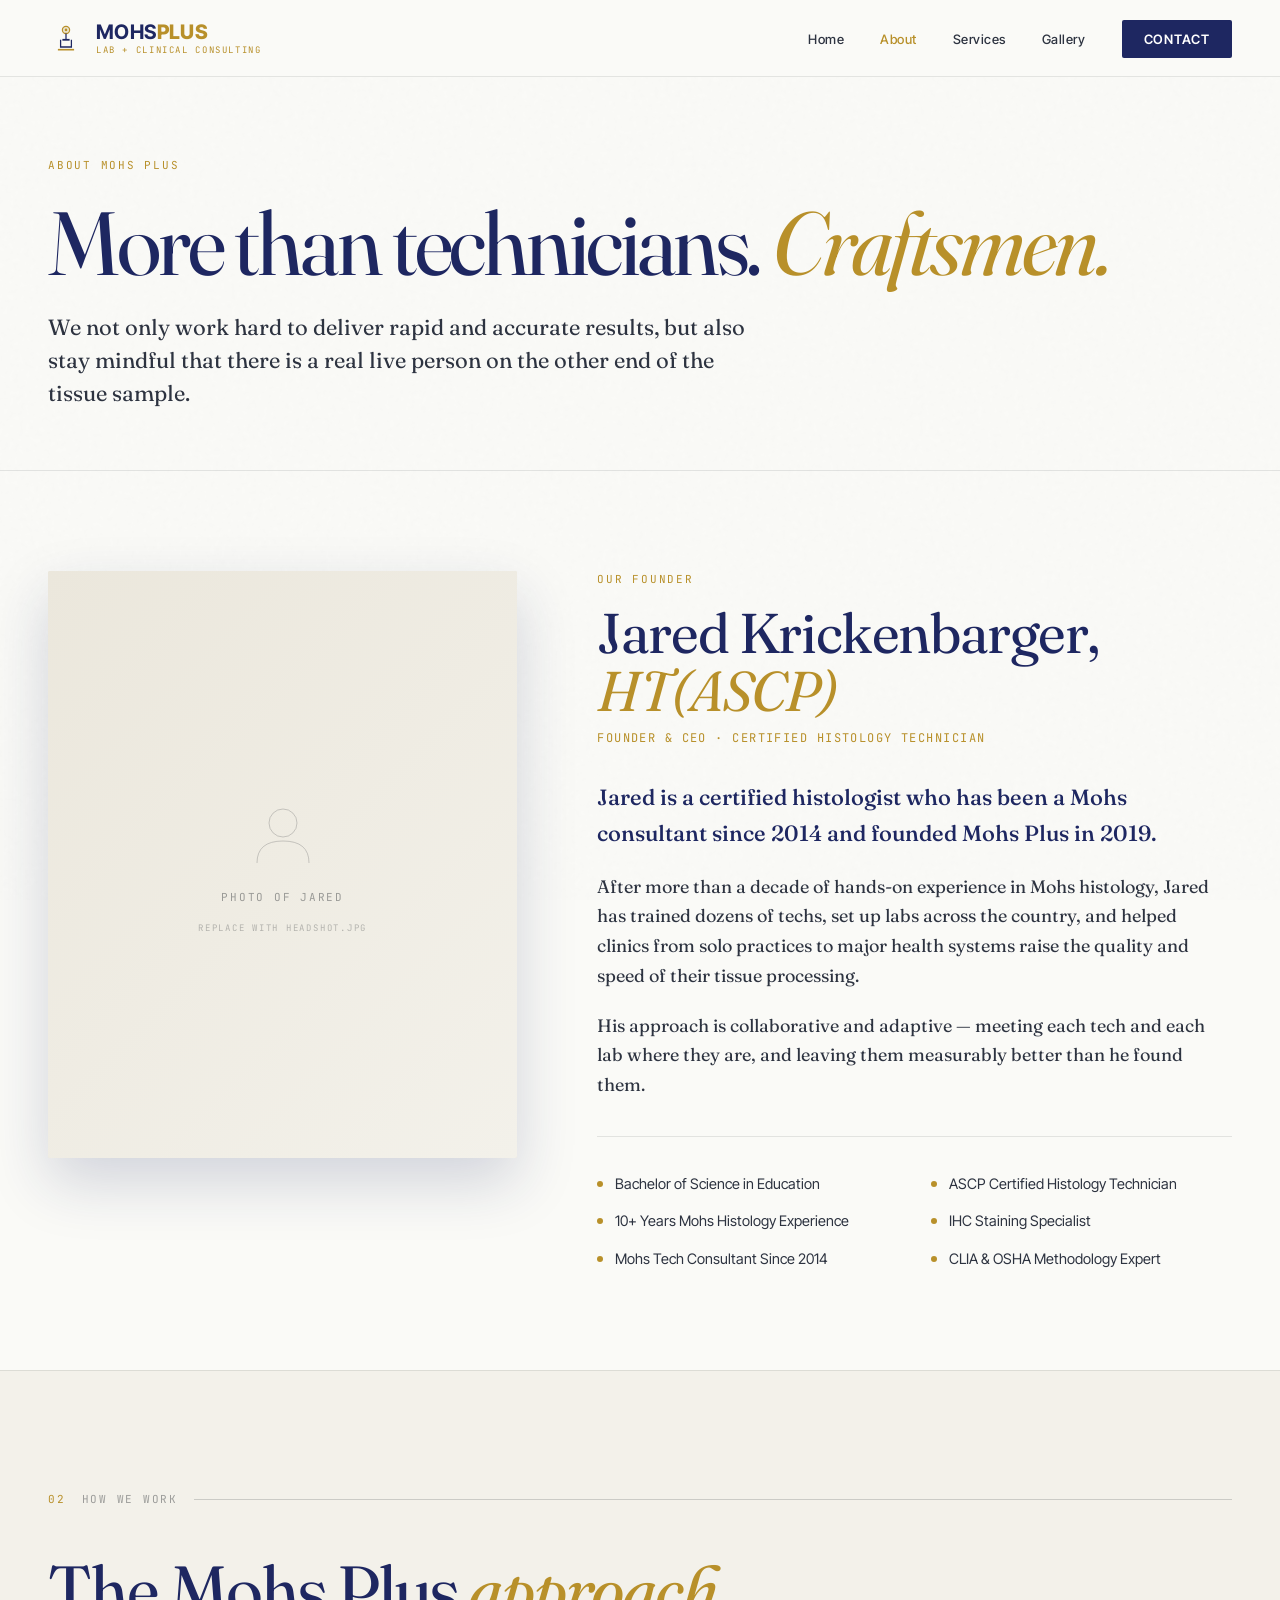
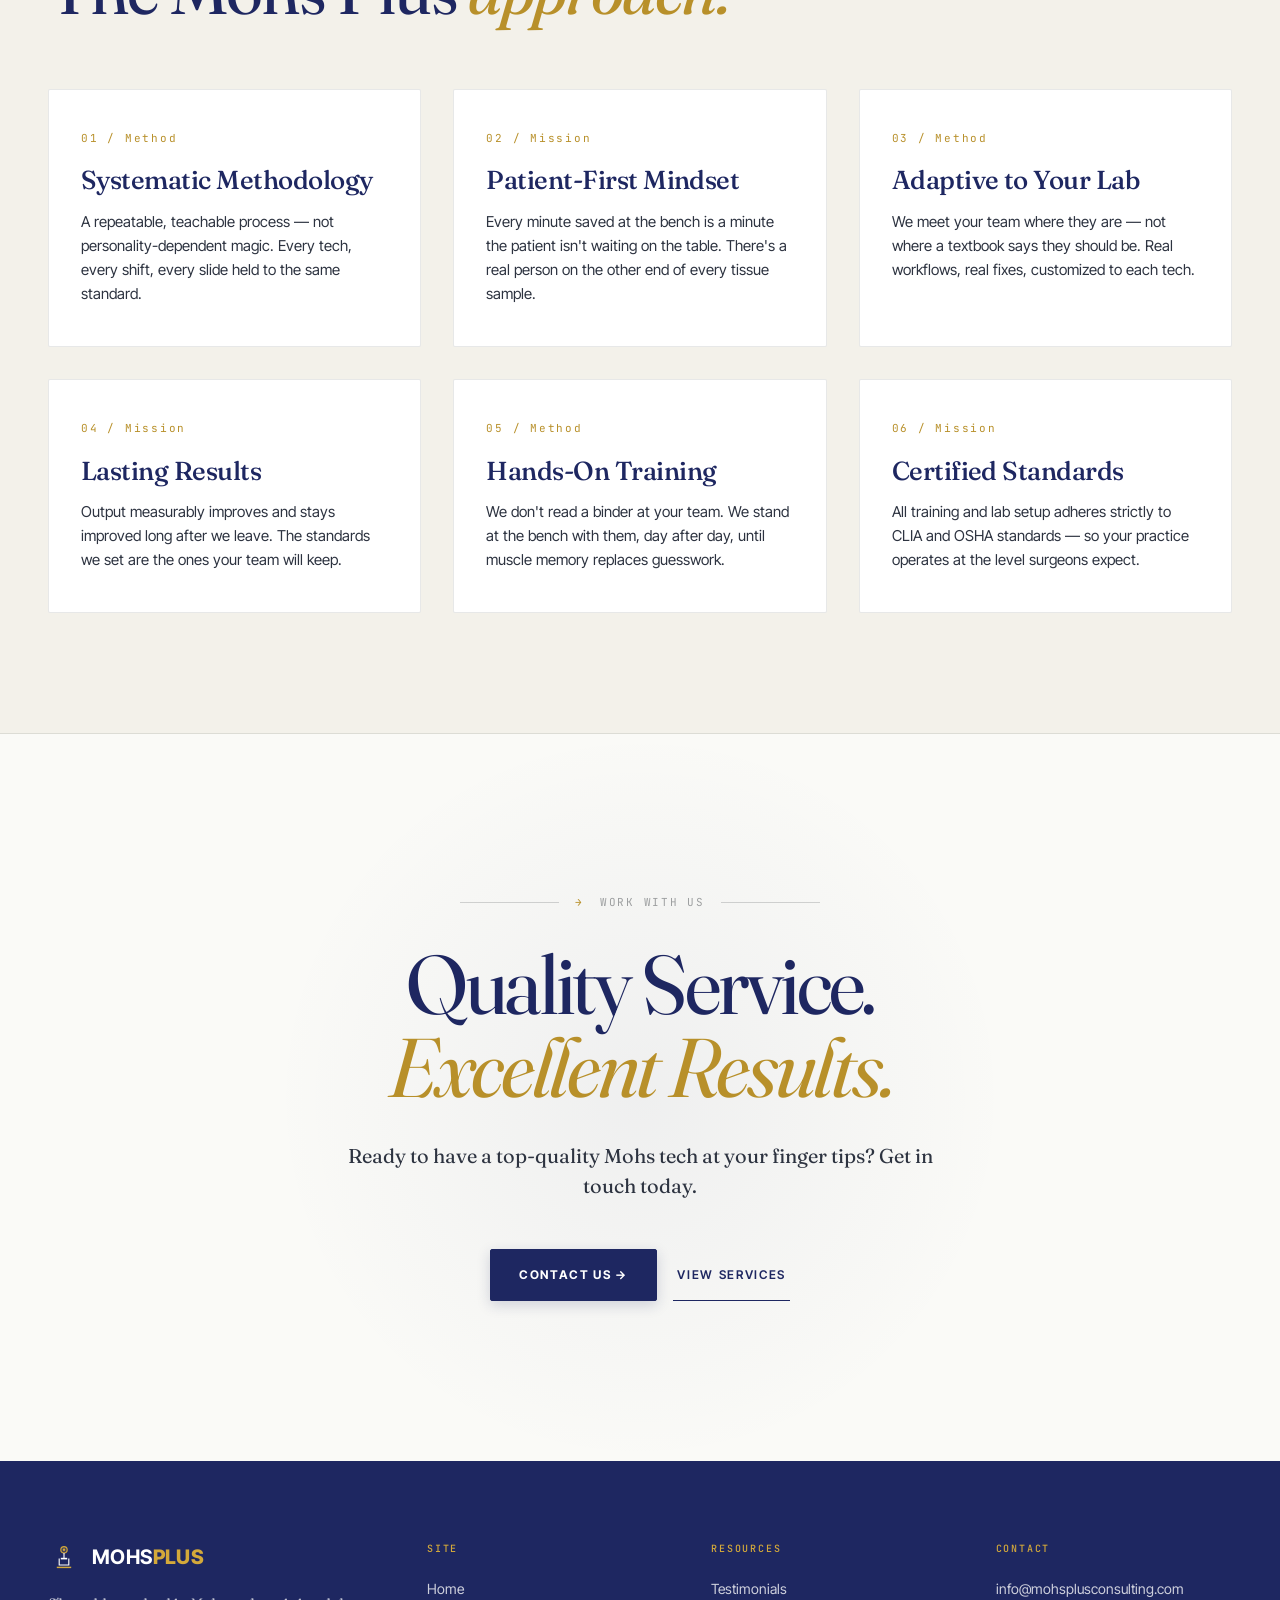
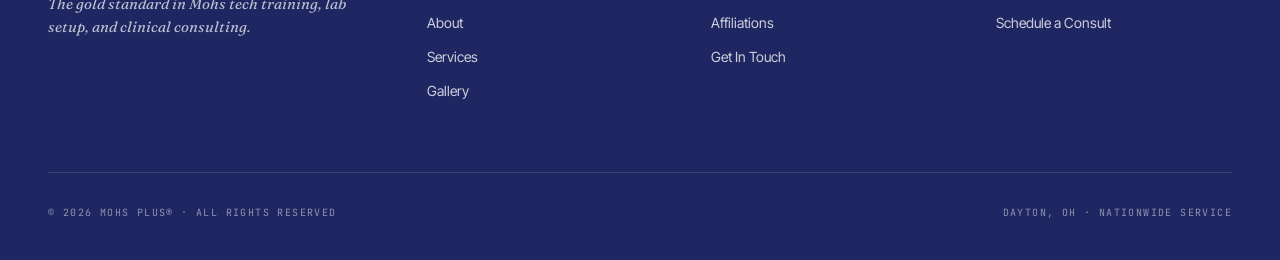
<file: about.html>
<!DOCTYPE html>
<html lang="en">
<head>
<meta charset="UTF-8">
<meta name="viewport" content="width=device-width, initial-scale=1.0">
<title>About — Mohs Plus℠</title>
<meta name="description" content="Meet Jared Krickenbarger, HT(ASCP) — founder of Mohs Plus and certified histology technician with 10+ years of experience in Mohs surgery.">
<link rel="preconnect" href="https://fonts.googleapis.com">
<link rel="preconnect" href="https://fonts.gstatic.com" crossorigin>
<link href="https://fonts.googleapis.com/css2?family=Fraunces:opsz,wght@9..144,300;9..144,400;9..144,500;9..144,600&family=Inter+Tight:wght@300;400;500;600;700&family=JetBrains+Mono:wght@400;500&display=swap" rel="stylesheet">
<link rel="stylesheet" href="styles.css">
</head>
<body>

<nav>
  <a href="index.html" class="logo">
    <div class="logo-mark">
      <svg viewBox="0 0 40 40" fill="none" stroke-width="1.4">
        <circle cx="20" cy="11" r="4" stroke="#b8902a" fill="rgba(184,144,42,0.18)"/>
        <line x1="20" y1="15" x2="20" y2="22" stroke="#1e2761"/>
        <line x1="16" y1="22" x2="24" y2="22" stroke="#1e2761" stroke-width="2"/>
        <path d="M14 22 L14 30 L26 30 L26 22" stroke="#1e2761"/>
        <line x1="11" y1="33" x2="29" y2="33" stroke="#b8902a" stroke-width="1.8"/>
        <circle cx="20" cy="11" r="1.5" fill="#b8902a"/>
      </svg>
    </div>
    <div class="logo-text">
      <div class="logo-name">MOHS<span class="plus">PLUS</span></div>
      <div class="logo-sub">Lab + Clinical Consulting</div>
    </div>
  </a>
  <ul class="nav-links">
    <li><a href="index.html">Home</a></li>
    <li><a href="about.html" class="active">About</a></li>
    <li><a href="services.html">Services</a></li>
    <li><a href="gallery.html">Gallery</a></li>
    <li><a href="contact.html" class="nav-cta">Contact</a></li>
  </ul>
</nav>

<header class="page-header">
  <div class="page-header-tag">About Mohs Plus</div>
  <h1>More than technicians. <em>Craftsmen.</em></h1>
  <p>We not only work hard to deliver rapid and accurate results, but also stay mindful that there is a real live person on the other end of the tissue sample.</p>
</header>

<section class="about-bio">
  <div class="about-bio-grid">
    <div class="bio-image">
      <!-- Placeholder for Jared's headshot. Replace with: <img src="jared.jpg" alt="Jared Krickenbarger"> -->
      <div class="bio-image-placeholder">
        <svg viewBox="0 0 80 80" fill="none" stroke="currentColor" stroke-width="1">
          <circle cx="40" cy="30" r="14"/>
          <path d="M14 70 Q14 48 40 48 Q66 48 66 70"/>
        </svg>
        <div>Photo of Jared</div>
        <div style="font-size: 9px; opacity: 0.7;">Replace with headshot.jpg</div>
      </div>
    </div>

    <div class="bio-content">
      <div class="page-header-tag" style="margin-bottom: 16px;">Our Founder</div>
      <h2>Jared Krickenbarger, <em>HT(ASCP)</em></h2>
      <div class="bio-credentials">Founder & CEO · Certified Histology Technician</div>

      <p class="lede">Jared is a certified histologist who has been a Mohs consultant since 2014 and founded Mohs Plus in 2019.</p>
      <p>After more than a decade of hands-on experience in Mohs histology, Jared has trained dozens of techs, set up labs across the country, and helped clinics from solo practices to major health systems raise the quality and speed of their tissue processing.</p>
      <p>His approach is collaborative and adaptive — meeting each tech and each lab where they are, and leaving them measurably better than he found them.</p>

      <ul class="cred-list">
        <li>Bachelor of Science in Education</li>
        <li>ASCP Certified Histology Technician</li>
        <li>10+ Years Mohs Histology Experience</li>
        <li>IHC Staining Specialist</li>
        <li>Mohs Tech Consultant Since 2014</li>
        <li>CLIA & OSHA Methodology Expert</li>
      </ul>
    </div>
  </div>
</section>

<section class="about-values">
  <div class="values-inner">
    <div class="section-marker">
      <span class="num">02</span>
      <span>How We Work</span>
      <span class="line"></span>
    </div>
    <div class="values-head">
      <h2>The Mohs Plus <em>approach.</em></h2>
    </div>

    <div class="values-grid">
      <div class="value-card">
        <div class="value-num">01 / Method</div>
        <h3>Systematic Methodology</h3>
        <p>A repeatable, teachable process — not personality-dependent magic. Every tech, every shift, every slide held to the same standard.</p>
      </div>
      <div class="value-card">
        <div class="value-num">02 / Mission</div>
        <h3>Patient-First Mindset</h3>
        <p>Every minute saved at the bench is a minute the patient isn't waiting on the table. There's a real person on the other end of every tissue sample.</p>
      </div>
      <div class="value-card">
        <div class="value-num">03 / Method</div>
        <h3>Adaptive to Your Lab</h3>
        <p>We meet your team where they are — not where a textbook says they should be. Real workflows, real fixes, customized to each tech.</p>
      </div>
      <div class="value-card">
        <div class="value-num">04 / Mission</div>
        <h3>Lasting Results</h3>
        <p>Output measurably improves and stays improved long after we leave. The standards we set are the ones your team will keep.</p>
      </div>
      <div class="value-card">
        <div class="value-num">05 / Method</div>
        <h3>Hands-On Training</h3>
        <p>We don't read a binder at your team. We stand at the bench with them, day after day, until muscle memory replaces guesswork.</p>
      </div>
      <div class="value-card">
        <div class="value-num">06 / Mission</div>
        <h3>Certified Standards</h3>
        <p>All training and lab setup adheres strictly to CLIA and OSHA standards — so your practice operates at the level surgeons expect.</p>
      </div>
    </div>
  </div>
</section>

<section class="cta">
  <div class="cta-inner">
    <div class="section-marker" style="justify-content: center; max-width: 360px; margin: 0 auto 32px;">
      <span class="line"></span>
      <span class="num">→</span>
      <span>Work With Us</span>
      <span class="line"></span>
    </div>
    <h2>Quality Service.<br><em>Excellent Results.</em></h2>
    <p>Ready to have a top-quality Mohs tech at your finger tips? Get in touch today.</p>
    <div class="cta-ctas">
      <a href="contact.html" class="btn-primary">Contact Us →</a>
      <a href="services.html" class="btn-secondary">View Services</a>
    </div>
  </div>
</section>

<footer>
  <div class="footer-inner">
    <div class="footer-top">
      <div>
        <div class="footer-brand">
          <div class="footer-brand-mark">
            <svg viewBox="0 0 40 40" fill="none" stroke-width="1.4">
              <circle cx="20" cy="11" r="4" stroke="#d4a93a" fill="rgba(212,169,58,0.2)"/>
              <line x1="20" y1="15" x2="20" y2="22" stroke="#fff"/>
              <line x1="16" y1="22" x2="24" y2="22" stroke="#fff" stroke-width="2"/>
              <path d="M14 22 L14 30 L26 30 L26 22" stroke="#fff"/>
              <line x1="11" y1="33" x2="29" y2="33" stroke="#d4a93a" stroke-width="1.8"/>
              <circle cx="20" cy="11" r="1.5" fill="#d4a93a"/>
            </svg>
          </div>
          <div class="footer-brand-text">MOHS<span class="plus">PLUS</span></div>
        </div>
        <p class="footer-tag">The gold standard in Mohs tech training, lab setup, and clinical consulting.</p>
      </div>
      <div class="footer-col">
        <h4>Site</h4>
        <ul>
          <li><a href="index.html">Home</a></li>
          <li><a href="about.html">About</a></li>
          <li><a href="services.html">Services</a></li>
          <li><a href="gallery.html">Gallery</a></li>
        </ul>
      </div>
      <div class="footer-col">
        <h4>Resources</h4>
        <ul>
          <li><a href="index.html#testimonials">Testimonials</a></li>
          <li><a href="index.html#affiliations">Affiliations</a></li>
          <li><a href="contact.html">Get In Touch</a></li>
        </ul>
      </div>
      <div class="footer-col">
        <h4>Contact</h4>
        <ul>
          <li><a href="mailto:info@mohsplusconsulting.com">info@mohsplusconsulting.com</a></li>
          <li><a href="contact.html">Schedule a Consult</a></li>
        </ul>
      </div>
    </div>
    <div class="footer-bottom">
      <span>© 2026 Mohs Plus® · All Rights Reserved</span>
      <span>Dayton, OH · Nationwide Service</span>
    </div>
  </div>
</footer>

<script>
const io = new IntersectionObserver((entries) => {
  entries.forEach(e => {
    if (e.isIntersecting) { e.target.classList.add('in'); io.unobserve(e.target); }
  });
}, { threshold: 0.12 });
document.querySelectorAll('.value-card').forEach((el, i) => {
  el.classList.add('reveal');
  el.style.transitionDelay = (i % 3) * 80 + 'ms';
  io.observe(el);
});
</script>

</body>
</html>
</file>
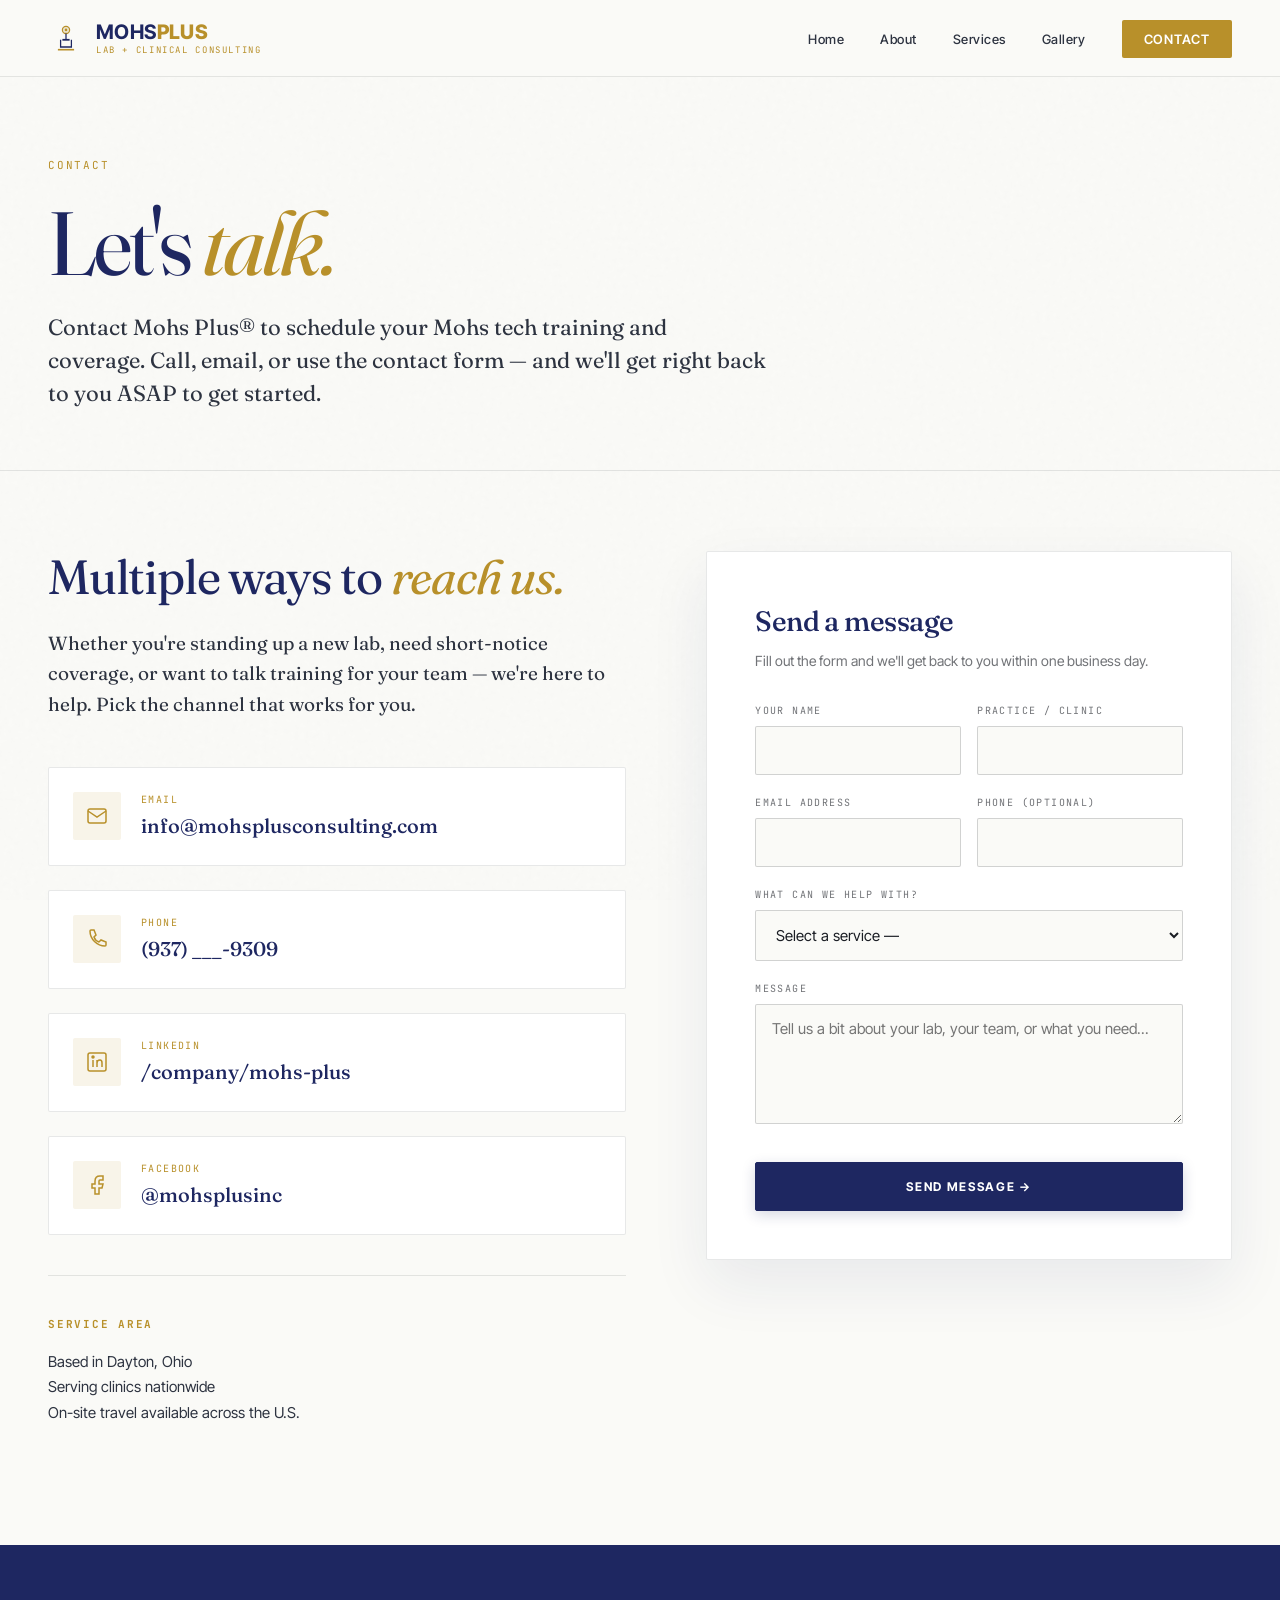
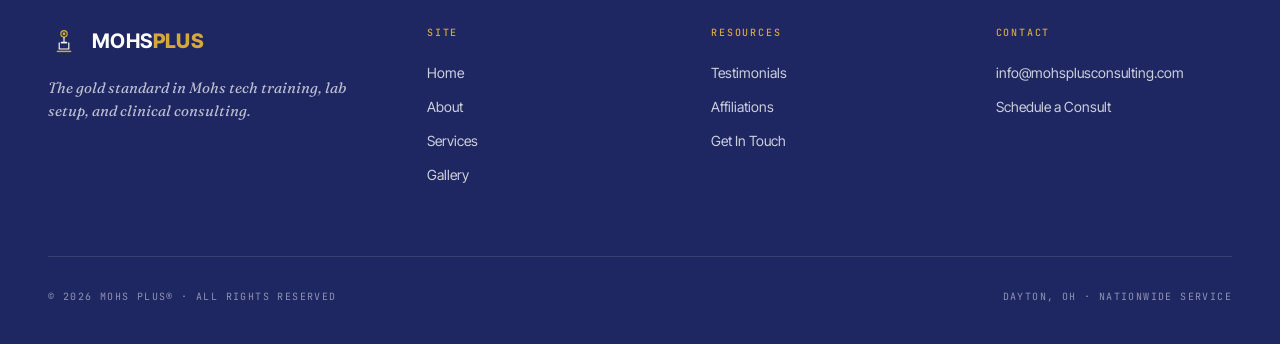
<file: contact.html>
<!DOCTYPE html>
<html lang="en">
<head>
<meta charset="UTF-8">
<meta name="viewport" content="width=device-width, initial-scale=1.0">
<title>Contact — Mohs Plus℠</title>
<meta name="description" content="Contact Mohs Plus to schedule your Mohs tech training and coverage. Call, email, or use the contact form.">
<link rel="preconnect" href="https://fonts.googleapis.com">
<link rel="preconnect" href="https://fonts.gstatic.com" crossorigin>
<link href="https://fonts.googleapis.com/css2?family=Fraunces:opsz,wght@9..144,300;9..144,400;9..144,500;9..144,600&family=Inter+Tight:wght@300;400;500;600;700&family=JetBrains+Mono:wght@400;500&display=swap" rel="stylesheet">
<link rel="stylesheet" href="styles.css">
</head>
<body>

<nav>
  <a href="index.html" class="logo">
    <div class="logo-mark">
      <svg viewBox="0 0 40 40" fill="none" stroke-width="1.4">
        <circle cx="20" cy="11" r="4" stroke="#b8902a" fill="rgba(184,144,42,0.18)"/>
        <line x1="20" y1="15" x2="20" y2="22" stroke="#1e2761"/>
        <line x1="16" y1="22" x2="24" y2="22" stroke="#1e2761" stroke-width="2"/>
        <path d="M14 22 L14 30 L26 30 L26 22" stroke="#1e2761"/>
        <line x1="11" y1="33" x2="29" y2="33" stroke="#b8902a" stroke-width="1.8"/>
        <circle cx="20" cy="11" r="1.5" fill="#b8902a"/>
      </svg>
    </div>
    <div class="logo-text">
      <div class="logo-name">MOHS<span class="plus">PLUS</span></div>
      <div class="logo-sub">Lab + Clinical Consulting</div>
    </div>
  </a>
  <ul class="nav-links">
    <li><a href="index.html">Home</a></li>
    <li><a href="about.html">About</a></li>
    <li><a href="services.html">Services</a></li>
    <li><a href="gallery.html">Gallery</a></li>
    <li><a href="contact.html" class="nav-cta active">Contact</a></li>
  </ul>
</nav>

<header class="page-header">
  <div class="page-header-tag">Contact</div>
  <h1>Let's <em>talk.</em></h1>
  <p>Contact Mohs Plus® to schedule your Mohs tech training and coverage. Call, email, or use the contact form — and we'll get right back to you ASAP to get started.</p>
</header>

<section class="contact-section">
  <div class="contact-grid">
    <div class="contact-info">
      <h2>Multiple ways to <em>reach us.</em></h2>
      <p>Whether you're standing up a new lab, need short-notice coverage, or want to talk training for your team — we're here to help. Pick the channel that works for you.</p>

      <div class="contact-methods">
        <a href="mailto:info@mohsplusconsulting.com" class="contact-method">
          <div class="contact-method-icon">
            <svg viewBox="0 0 24 24" fill="none" stroke="currentColor" stroke-width="1.5">
              <rect x="3" y="5" width="18" height="14" rx="2"/>
              <path d="M3 7 L12 13 L21 7"/>
            </svg>
          </div>
          <div>
            <div class="contact-method-label">Email</div>
            <div class="contact-method-value">info@mohsplusconsulting.com</div>
          </div>
        </a>

        <a href="tel:+19379999309" class="contact-method">
          <div class="contact-method-icon">
            <svg viewBox="0 0 24 24" fill="none" stroke="currentColor" stroke-width="1.5">
              <path d="M5 4 C5 3 6 3 6 3 L9 3 L11 8 L9 10 C10 13 11 14 14 15 L16 13 L21 15 L21 18 C21 18 21 19 20 19 C12 19 5 12 5 4 Z"/>
            </svg>
          </div>
          <div>
            <div class="contact-method-label">Phone</div>
            <div class="contact-method-value">(937) ___-9309</div>
          </div>
        </a>

        <a href="https://www.linkedin.com/company/mohs-plus" target="_blank" rel="noopener" class="contact-method">
          <div class="contact-method-icon">
            <svg viewBox="0 0 24 24" fill="none" stroke="currentColor" stroke-width="1.5">
              <rect x="3" y="3" width="18" height="18" rx="2"/>
              <line x1="8" y1="10" x2="8" y2="17"/>
              <circle cx="8" cy="7" r="1" fill="currentColor"/>
              <path d="M12 17 L12 10 M12 13 C12 11 13.5 10 15 10 C16.5 10 17 11 17 13 L17 17"/>
            </svg>
          </div>
          <div>
            <div class="contact-method-label">LinkedIn</div>
            <div class="contact-method-value">/company/mohs-plus</div>
          </div>
        </a>

        <a href="https://www.facebook.com/mohsplusinc/" target="_blank" rel="noopener" class="contact-method">
          <div class="contact-method-icon">
            <svg viewBox="0 0 24 24" fill="none" stroke="currentColor" stroke-width="1.5">
              <path d="M15 3 H18 V7 H15 C14 7 14 8 14 8 V11 H18 L17 15 H14 V21 H10 V15 H7 V11 H10 V8 C10 5 12 3 15 3 Z"/>
            </svg>
          </div>
          <div>
            <div class="contact-method-label">Facebook</div>
            <div class="contact-method-value">@mohsplusinc</div>
          </div>
        </a>
      </div>

      <div class="contact-hours">
        <h4>Service Area</h4>
        <p>Based in Dayton, Ohio<br>Serving clinics nationwide<br>On-site travel available across the U.S.</p>
      </div>
    </div>

    <div class="contact-form">
      <h3>Send a message</h3>
      <p class="form-sub">Fill out the form and we'll get back to you within one business day.</p>

      <form action="#" method="POST" onsubmit="event.preventDefault(); alert('Form is a demo — replace with your real form handler.');">
        <div class="form-row">
          <div class="form-field">
            <label for="name">Your Name</label>
            <input type="text" id="name" name="name" required>
          </div>
          <div class="form-field">
            <label for="practice">Practice / Clinic</label>
            <input type="text" id="practice" name="practice">
          </div>
        </div>

        <div class="form-row">
          <div class="form-field">
            <label for="email">Email Address</label>
            <input type="email" id="email" name="email" required>
          </div>
          <div class="form-field">
            <label for="phone">Phone (optional)</label>
            <input type="tel" id="phone" name="phone">
          </div>
        </div>

        <div class="form-field">
          <label for="service">What can we help with?</label>
          <select id="service" name="service">
            <option value="">Select a service —</option>
            <option value="training">Mohs Tech Training</option>
            <option value="coverage">Short-Term Coverage</option>
            <option value="emergency">Emergency Coverage</option>
            <option value="setup">New Lab Setup</option>
            <option value="other">Something else</option>
          </select>
        </div>

        <div class="form-field">
          <label for="message">Message</label>
          <textarea id="message" name="message" placeholder="Tell us a bit about your lab, your team, or what you need..." required></textarea>
        </div>

        <button type="submit" class="btn-primary form-submit">Send Message →</button>
      </form>
    </div>
  </div>
</section>

<footer>
  <div class="footer-inner">
    <div class="footer-top">
      <div>
        <div class="footer-brand">
          <div class="footer-brand-mark">
            <svg viewBox="0 0 40 40" fill="none" stroke-width="1.4">
              <circle cx="20" cy="11" r="4" stroke="#d4a93a" fill="rgba(212,169,58,0.2)"/>
              <line x1="20" y1="15" x2="20" y2="22" stroke="#fff"/>
              <line x1="16" y1="22" x2="24" y2="22" stroke="#fff" stroke-width="2"/>
              <path d="M14 22 L14 30 L26 30 L26 22" stroke="#fff"/>
              <line x1="11" y1="33" x2="29" y2="33" stroke="#d4a93a" stroke-width="1.8"/>
              <circle cx="20" cy="11" r="1.5" fill="#d4a93a"/>
            </svg>
          </div>
          <div class="footer-brand-text">MOHS<span class="plus">PLUS</span></div>
        </div>
        <p class="footer-tag">The gold standard in Mohs tech training, lab setup, and clinical consulting.</p>
      </div>
      <div class="footer-col">
        <h4>Site</h4>
        <ul>
          <li><a href="index.html">Home</a></li>
          <li><a href="about.html">About</a></li>
          <li><a href="services.html">Services</a></li>
          <li><a href="gallery.html">Gallery</a></li>
        </ul>
      </div>
      <div class="footer-col">
        <h4>Resources</h4>
        <ul>
          <li><a href="index.html#testimonials">Testimonials</a></li>
          <li><a href="index.html#affiliations">Affiliations</a></li>
          <li><a href="contact.html">Get In Touch</a></li>
        </ul>
      </div>
      <div class="footer-col">
        <h4>Contact</h4>
        <ul>
          <li><a href="mailto:info@mohsplusconsulting.com">info@mohsplusconsulting.com</a></li>
          <li><a href="contact.html">Schedule a Consult</a></li>
        </ul>
      </div>
    </div>
    <div class="footer-bottom">
      <span>© 2026 Mohs Plus® · All Rights Reserved</span>
      <span>Dayton, OH · Nationwide Service</span>
    </div>
  </div>
</footer>

<script>
const io = new IntersectionObserver((entries) => {
  entries.forEach(e => {
    if (e.isIntersecting) { e.target.classList.add('in'); io.unobserve(e.target); }
  });
}, { threshold: 0.12 });
document.querySelectorAll('.contact-method').forEach((el, i) => {
  el.classList.add('reveal');
  el.style.transitionDelay = i * 80 + 'ms';
  io.observe(el);
});
</script>

</body>
</html>
</file>
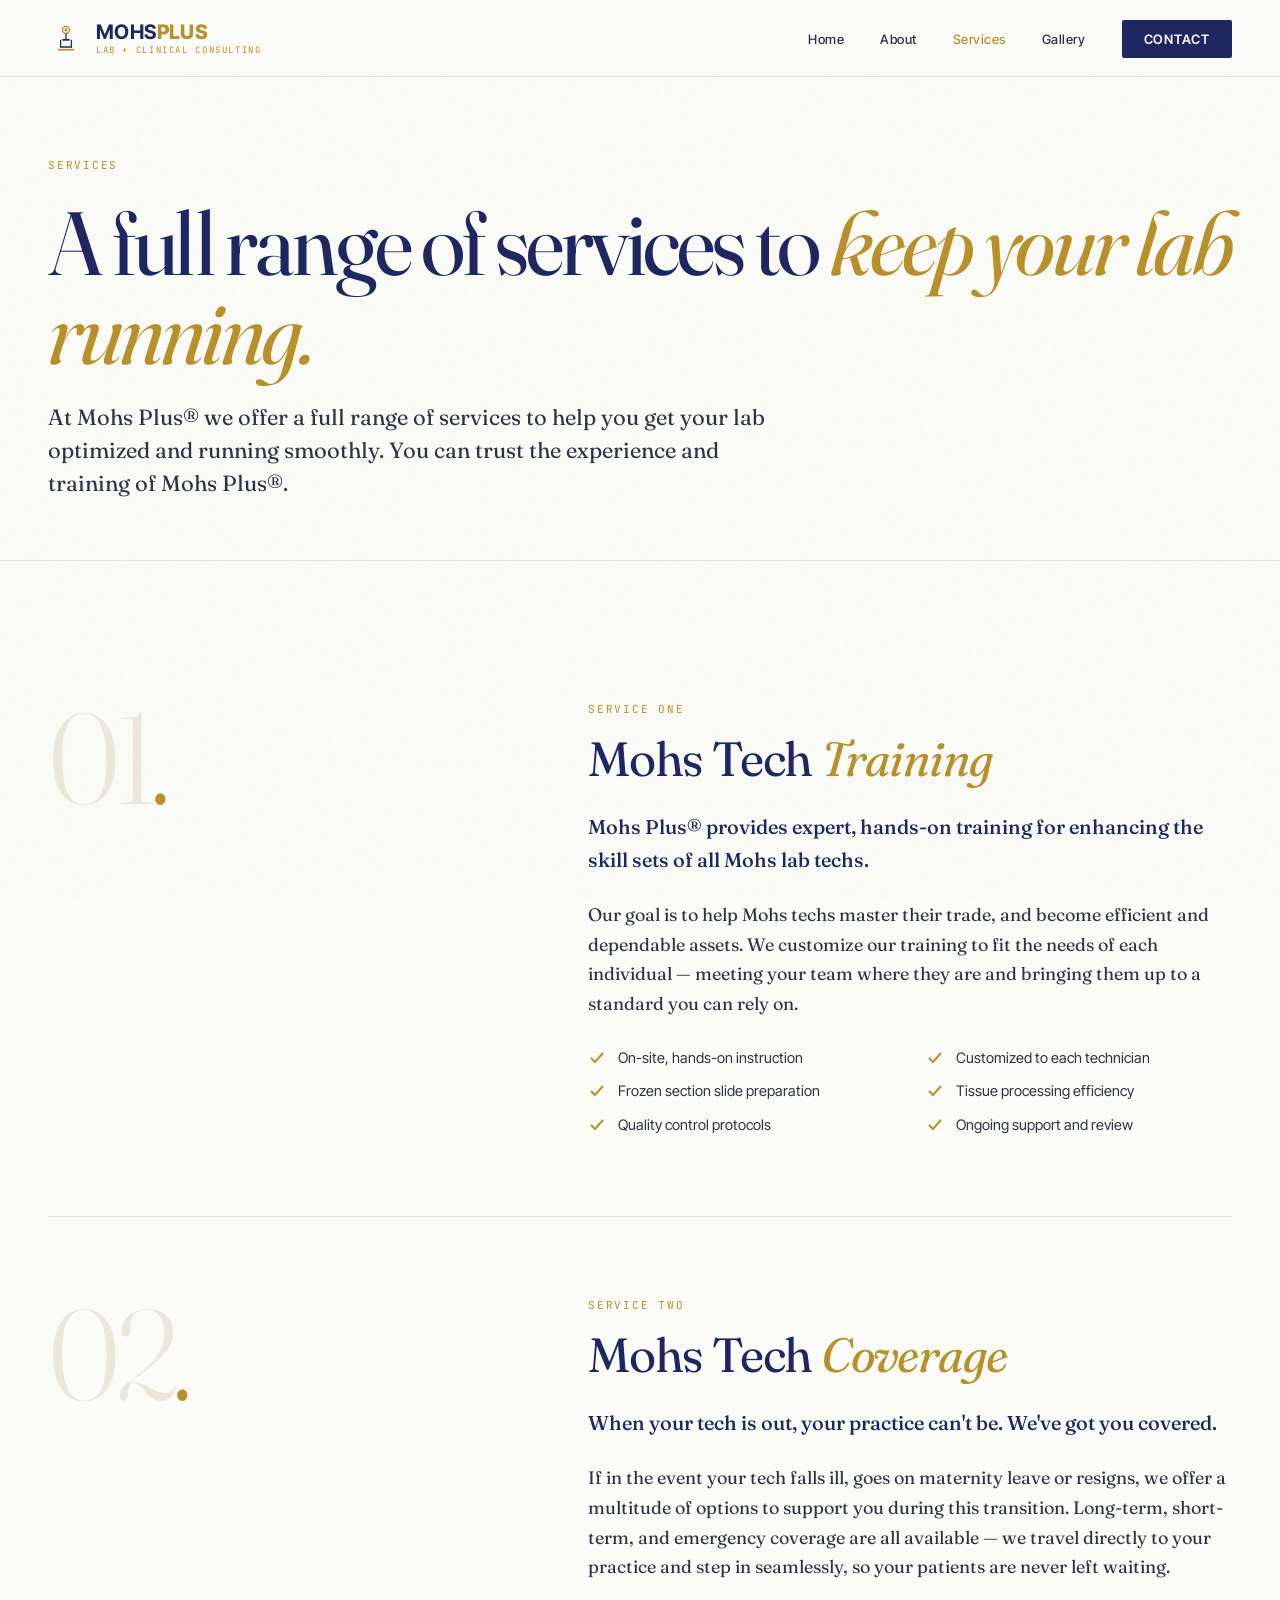
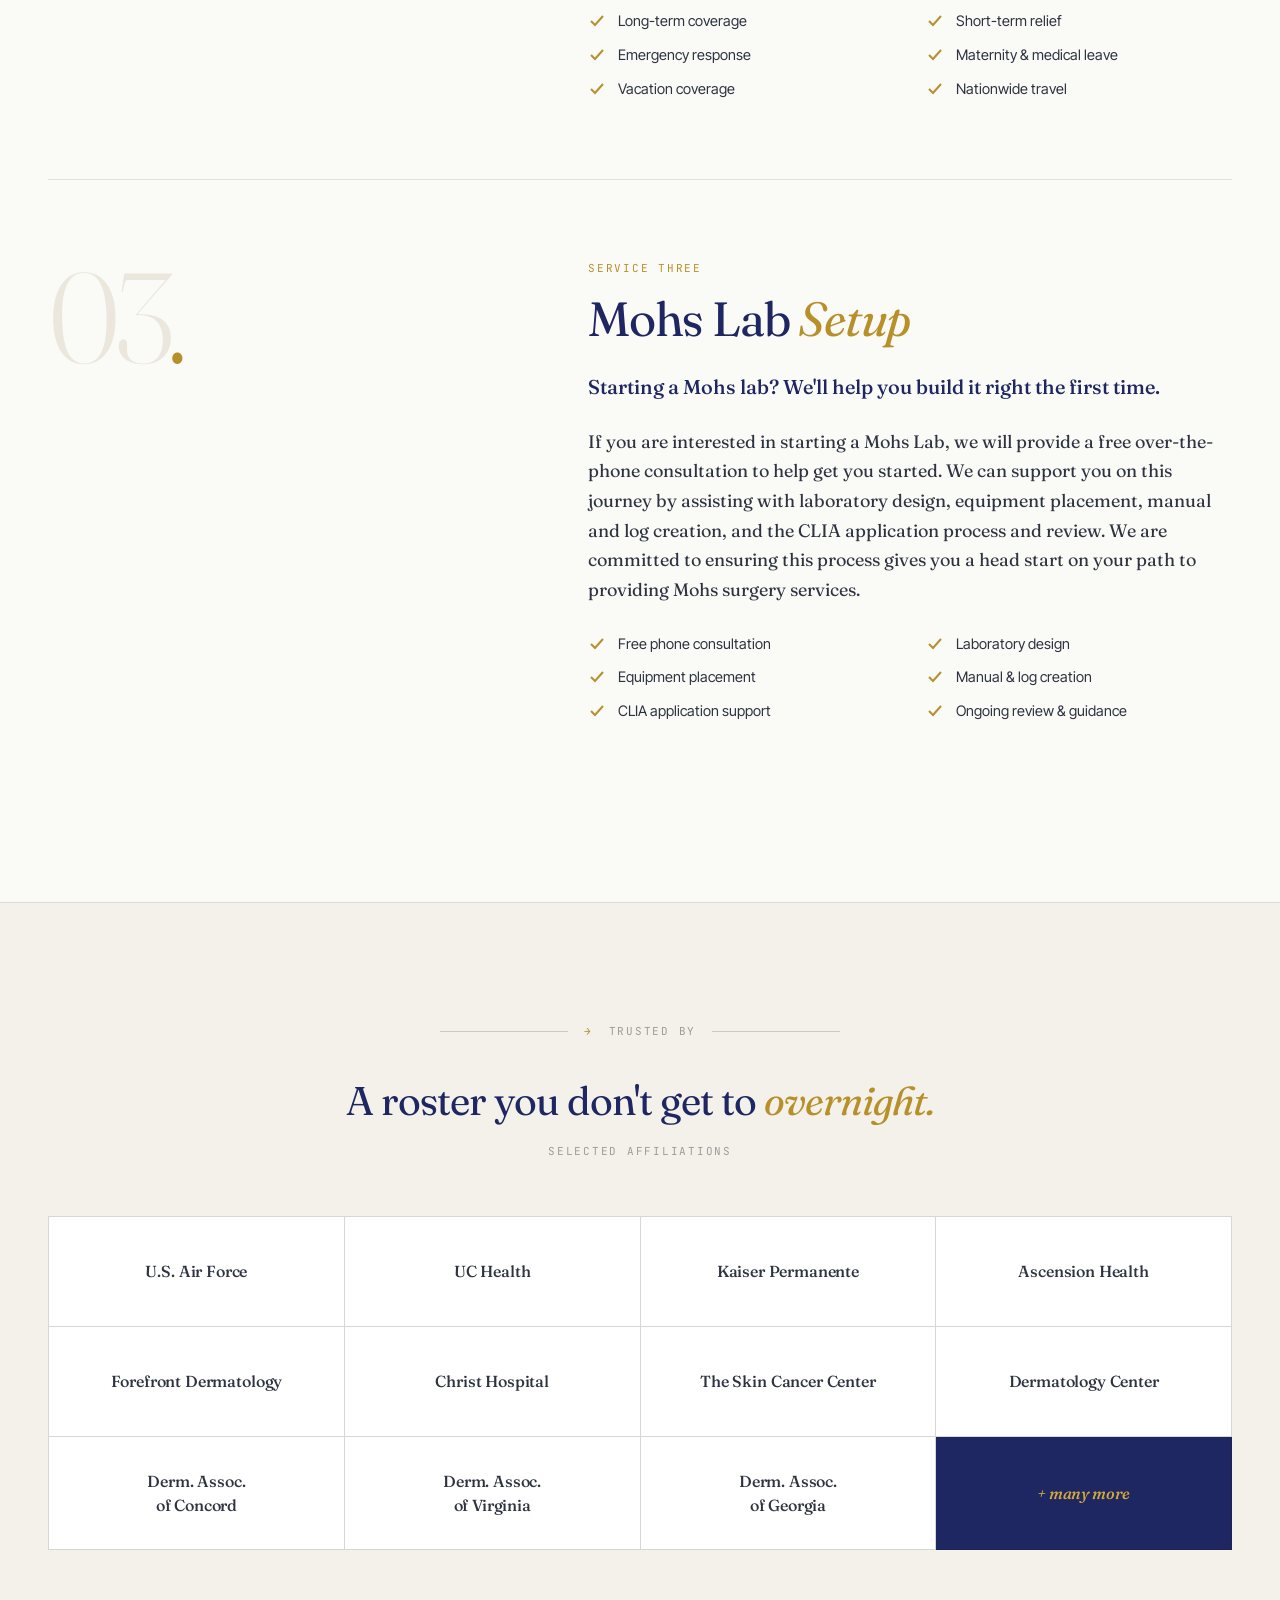
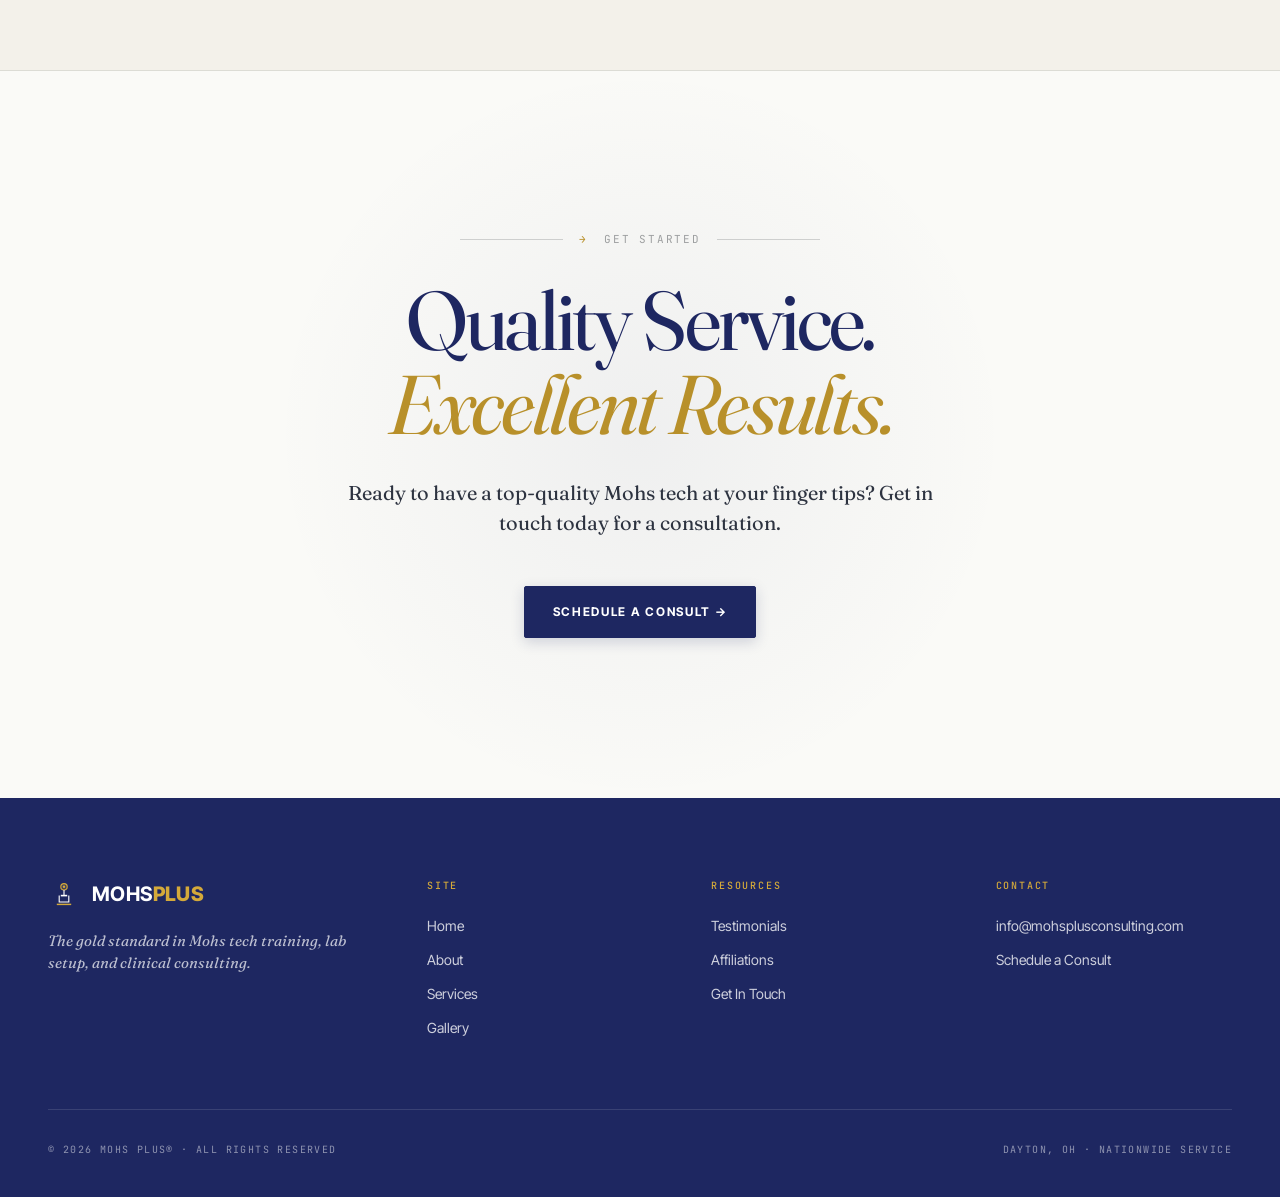
<file: services.html>
<!DOCTYPE html>
<html lang="en">
<head>
<meta charset="UTF-8">
<meta name="viewport" content="width=device-width, initial-scale=1.0">
<title>Services — Mohs Plus℠</title>
<meta name="description" content="Mohs Plus offers tech training, lab coverage, and full lab setup services for Mohs surgery practices.">
<link rel="preconnect" href="https://fonts.googleapis.com">
<link rel="preconnect" href="https://fonts.gstatic.com" crossorigin>
<link href="https://fonts.googleapis.com/css2?family=Fraunces:opsz,wght@9..144,300;9..144,400;9..144,500;9..144,600&family=Inter+Tight:wght@300;400;500;600;700&family=JetBrains+Mono:wght@400;500&display=swap" rel="stylesheet">
<link rel="stylesheet" href="styles.css">
</head>
<body>

<nav>
  <a href="index.html" class="logo">
    <div class="logo-mark">
      <svg viewBox="0 0 40 40" fill="none" stroke-width="1.4">
        <circle cx="20" cy="11" r="4" stroke="#b8902a" fill="rgba(184,144,42,0.18)"/>
        <line x1="20" y1="15" x2="20" y2="22" stroke="#1e2761"/>
        <line x1="16" y1="22" x2="24" y2="22" stroke="#1e2761" stroke-width="2"/>
        <path d="M14 22 L14 30 L26 30 L26 22" stroke="#1e2761"/>
        <line x1="11" y1="33" x2="29" y2="33" stroke="#b8902a" stroke-width="1.8"/>
        <circle cx="20" cy="11" r="1.5" fill="#b8902a"/>
      </svg>
    </div>
    <div class="logo-text">
      <div class="logo-name">MOHS<span class="plus">PLUS</span></div>
      <div class="logo-sub">Lab + Clinical Consulting</div>
    </div>
  </a>
  <ul class="nav-links">
    <li><a href="index.html">Home</a></li>
    <li><a href="about.html">About</a></li>
    <li><a href="services.html" class="active">Services</a></li>
    <li><a href="gallery.html">Gallery</a></li>
    <li><a href="contact.html" class="nav-cta">Contact</a></li>
  </ul>
</nav>

<header class="page-header">
  <div class="page-header-tag">Services</div>
  <h1>A full range of services to <em>keep your lab running.</em></h1>
  <p>At Mohs Plus® we offer a full range of services to help you get your lab optimized and running smoothly. You can trust the experience and training of Mohs Plus®.</p>
</header>

<section class="services-detail">
  <!-- Service 1: Mohs Tech Training -->
  <div class="service-row">
    <div class="service-row-num">01<span class="accent">.</span></div>
    <div class="service-row-content">
      <div class="page-header-tag" style="margin-bottom: 16px;">Service One</div>
      <h2>Mohs Tech <em>Training</em></h2>
      <p class="lede">Mohs Plus® provides expert, hands-on training for enhancing the skill sets of all Mohs lab techs.</p>
      <p>Our goal is to help Mohs techs master their trade, and become efficient and dependable assets. We customize our training to fit the needs of each individual — meeting your team where they are and bringing them up to a standard you can rely on.</p>
      <ul class="service-row-features">
        <li><svg viewBox="0 0 18 18" fill="none" stroke="currentColor" stroke-width="2"><path d="M3 9 L7 13 L15 4"/></svg>On-site, hands-on instruction</li>
        <li><svg viewBox="0 0 18 18" fill="none" stroke="currentColor" stroke-width="2"><path d="M3 9 L7 13 L15 4"/></svg>Customized to each technician</li>
        <li><svg viewBox="0 0 18 18" fill="none" stroke="currentColor" stroke-width="2"><path d="M3 9 L7 13 L15 4"/></svg>Frozen section slide preparation</li>
        <li><svg viewBox="0 0 18 18" fill="none" stroke="currentColor" stroke-width="2"><path d="M3 9 L7 13 L15 4"/></svg>Tissue processing efficiency</li>
        <li><svg viewBox="0 0 18 18" fill="none" stroke="currentColor" stroke-width="2"><path d="M3 9 L7 13 L15 4"/></svg>Quality control protocols</li>
        <li><svg viewBox="0 0 18 18" fill="none" stroke="currentColor" stroke-width="2"><path d="M3 9 L7 13 L15 4"/></svg>Ongoing support and review</li>
      </ul>
    </div>
  </div>

  <!-- Service 2: Mohs Tech Coverage -->
  <div class="service-row">
    <div class="service-row-num">02<span class="accent">.</span></div>
    <div class="service-row-content">
      <div class="page-header-tag" style="margin-bottom: 16px;">Service Two</div>
      <h2>Mohs Tech <em>Coverage</em></h2>
      <p class="lede">When your tech is out, your practice can't be. We've got you covered.</p>
      <p>If in the event your tech falls ill, goes on maternity leave or resigns, we offer a multitude of options to support you during this transition. Long-term, short-term, and emergency coverage are all available — we travel directly to your practice and step in seamlessly, so your patients are never left waiting.</p>
      <ul class="service-row-features">
        <li><svg viewBox="0 0 18 18" fill="none" stroke="currentColor" stroke-width="2"><path d="M3 9 L7 13 L15 4"/></svg>Long-term coverage</li>
        <li><svg viewBox="0 0 18 18" fill="none" stroke="currentColor" stroke-width="2"><path d="M3 9 L7 13 L15 4"/></svg>Short-term relief</li>
        <li><svg viewBox="0 0 18 18" fill="none" stroke="currentColor" stroke-width="2"><path d="M3 9 L7 13 L15 4"/></svg>Emergency response</li>
        <li><svg viewBox="0 0 18 18" fill="none" stroke="currentColor" stroke-width="2"><path d="M3 9 L7 13 L15 4"/></svg>Maternity & medical leave</li>
        <li><svg viewBox="0 0 18 18" fill="none" stroke="currentColor" stroke-width="2"><path d="M3 9 L7 13 L15 4"/></svg>Vacation coverage</li>
        <li><svg viewBox="0 0 18 18" fill="none" stroke="currentColor" stroke-width="2"><path d="M3 9 L7 13 L15 4"/></svg>Nationwide travel</li>
      </ul>
    </div>
  </div>

  <!-- Service 3: Lab Setup -->
  <div class="service-row">
    <div class="service-row-num">03<span class="accent">.</span></div>
    <div class="service-row-content">
      <div class="page-header-tag" style="margin-bottom: 16px;">Service Three</div>
      <h2>Mohs Lab <em>Setup</em></h2>
      <p class="lede">Starting a Mohs lab? We'll help you build it right the first time.</p>
      <p>If you are interested in starting a Mohs Lab, we will provide a free over-the-phone consultation to help get you started. We can support you on this journey by assisting with laboratory design, equipment placement, manual and log creation, and the CLIA application process and review. We are committed to ensuring this process gives you a head start on your path to providing Mohs surgery services.</p>
      <ul class="service-row-features">
        <li><svg viewBox="0 0 18 18" fill="none" stroke="currentColor" stroke-width="2"><path d="M3 9 L7 13 L15 4"/></svg>Free phone consultation</li>
        <li><svg viewBox="0 0 18 18" fill="none" stroke="currentColor" stroke-width="2"><path d="M3 9 L7 13 L15 4"/></svg>Laboratory design</li>
        <li><svg viewBox="0 0 18 18" fill="none" stroke="currentColor" stroke-width="2"><path d="M3 9 L7 13 L15 4"/></svg>Equipment placement</li>
        <li><svg viewBox="0 0 18 18" fill="none" stroke="currentColor" stroke-width="2"><path d="M3 9 L7 13 L15 4"/></svg>Manual & log creation</li>
        <li><svg viewBox="0 0 18 18" fill="none" stroke="currentColor" stroke-width="2"><path d="M3 9 L7 13 L15 4"/></svg>CLIA application support</li>
        <li><svg viewBox="0 0 18 18" fill="none" stroke="currentColor" stroke-width="2"><path d="M3 9 L7 13 L15 4"/></svg>Ongoing review & guidance</li>
      </ul>
    </div>
  </div>
</section>

<section class="affiliations">
  <div class="aff-inner">
    <div class="aff-head">
      <div class="section-marker" style="justify-content: center; max-width: 400px; margin: 0 auto 32px;">
        <span class="line"></span>
        <span class="num">→</span>
        <span>Trusted By</span>
        <span class="line"></span>
      </div>
      <h2>A roster you don't get to <em>overnight.</em></h2>
      <p>Selected Affiliations</p>
    </div>

    <div class="aff-list">
      <div class="aff-item">U.S. Air Force</div>
      <div class="aff-item">UC Health</div>
      <div class="aff-item">Kaiser Permanente</div>
      <div class="aff-item">Ascension Health</div>
      <div class="aff-item">Forefront Dermatology</div>
      <div class="aff-item">Christ Hospital</div>
      <div class="aff-item">The Skin Cancer Center</div>
      <div class="aff-item">Dermatology Center</div>
      <div class="aff-item">Derm. Assoc.<br>of Concord</div>
      <div class="aff-item">Derm. Assoc.<br>of Virginia</div>
      <div class="aff-item">Derm. Assoc.<br>of Georgia</div>
      <div class="aff-item featured">+ many more</div>
    </div>
  </div>
</section>

<section class="cta">
  <div class="cta-inner">
    <div class="section-marker" style="justify-content: center; max-width: 360px; margin: 0 auto 32px;">
      <span class="line"></span>
      <span class="num">→</span>
      <span>Get Started</span>
      <span class="line"></span>
    </div>
    <h2>Quality Service.<br><em>Excellent Results.</em></h2>
    <p>Ready to have a top-quality Mohs tech at your finger tips? Get in touch today for a consultation.</p>
    <div class="cta-ctas">
      <a href="contact.html" class="btn-primary">Schedule a Consult →</a>
    </div>
  </div>
</section>

<footer>
  <div class="footer-inner">
    <div class="footer-top">
      <div>
        <div class="footer-brand">
          <div class="footer-brand-mark">
            <svg viewBox="0 0 40 40" fill="none" stroke-width="1.4">
              <circle cx="20" cy="11" r="4" stroke="#d4a93a" fill="rgba(212,169,58,0.2)"/>
              <line x1="20" y1="15" x2="20" y2="22" stroke="#fff"/>
              <line x1="16" y1="22" x2="24" y2="22" stroke="#fff" stroke-width="2"/>
              <path d="M14 22 L14 30 L26 30 L26 22" stroke="#fff"/>
              <line x1="11" y1="33" x2="29" y2="33" stroke="#d4a93a" stroke-width="1.8"/>
              <circle cx="20" cy="11" r="1.5" fill="#d4a93a"/>
            </svg>
          </div>
          <div class="footer-brand-text">MOHS<span class="plus">PLUS</span></div>
        </div>
        <p class="footer-tag">The gold standard in Mohs tech training, lab setup, and clinical consulting.</p>
      </div>
      <div class="footer-col">
        <h4>Site</h4>
        <ul>
          <li><a href="index.html">Home</a></li>
          <li><a href="about.html">About</a></li>
          <li><a href="services.html">Services</a></li>
          <li><a href="gallery.html">Gallery</a></li>
        </ul>
      </div>
      <div class="footer-col">
        <h4>Resources</h4>
        <ul>
          <li><a href="index.html#testimonials">Testimonials</a></li>
          <li><a href="index.html#affiliations">Affiliations</a></li>
          <li><a href="contact.html">Get In Touch</a></li>
        </ul>
      </div>
      <div class="footer-col">
        <h4>Contact</h4>
        <ul>
          <li><a href="mailto:info@mohsplusconsulting.com">info@mohsplusconsulting.com</a></li>
          <li><a href="contact.html">Schedule a Consult</a></li>
        </ul>
      </div>
    </div>
    <div class="footer-bottom">
      <span>© 2026 Mohs Plus® · All Rights Reserved</span>
      <span>Dayton, OH · Nationwide Service</span>
    </div>
  </div>
</footer>

<script>
const io = new IntersectionObserver((entries) => {
  entries.forEach(e => {
    if (e.isIntersecting) { e.target.classList.add('in'); io.unobserve(e.target); }
  });
}, { threshold: 0.12 });
document.querySelectorAll('.service-row, .aff-item').forEach((el, i) => {
  el.classList.add('reveal');
  el.style.transitionDelay = (i % 4) * 80 + 'ms';
  io.observe(el);
});
</script>

</body>
</html>
</file>
<file: styles.css>
:root {
  --bg: #fafaf7;
  --bg-2: #f3f1ea;
  --bg-3: #ebe7dc;
  --surface: #ffffff;
  --navy: #1e2761;
  --navy-light: #2d3580;
  --navy-deep: #141838;
  --gold: #b8902a;
  --gold-bright: #d4a93a;
  --gold-soft: rgba(184, 144, 42, 0.1);
  --ink: #1a1d24;
  --ink-2: #2d3340;
  --ink-dim: rgba(26, 29, 36, 0.62);
  --ink-faint: rgba(26, 29, 36, 0.4);
  --line: rgba(26, 29, 36, 0.1);
  --line-strong: rgba(26, 29, 36, 0.18);
}

* { box-sizing: border-box; margin: 0; padding: 0; }
html { scroll-behavior: smooth; }

body {
  font-family: 'Inter Tight', sans-serif;
  background: var(--bg);
  color: var(--ink);
  line-height: 1.5;
  overflow-x: hidden;
  -webkit-font-smoothing: antialiased;
}

body::after {
  content: '';
  position: fixed;
  inset: 0;
  pointer-events: none;
  z-index: 2;
  background-image: url("data:image/svg+xml,%3Csvg viewBox='0 0 200 200' xmlns='http://www.w3.org/2000/svg'%3E%3Cfilter id='n'%3E%3CfeTurbulence type='fractalNoise' baseFrequency='0.85' numOctaves='2'/%3E%3CfeColorMatrix values='0 0 0 0 0.1 0 0 0 0 0.1 0 0 0 0 0.15 0 0 0 0.5 0'/%3E%3C/filter%3E%3Crect width='100%25' height='100%25' filter='url(%23n)'/%3E%3C/svg%3E");
  opacity: 0.025;
  mix-blend-mode: multiply;
}

main, nav, header, section, footer { position: relative; z-index: 3; }

/* ============ NAV ============ */
nav {
  display: flex;
  align-items: center;
  justify-content: space-between;
  padding: 20px 48px;
  border-bottom: 1px solid var(--line);
  background: rgba(250, 250, 247, 0.88);
  backdrop-filter: blur(12px);
  -webkit-backdrop-filter: blur(12px);
  position: sticky;
  top: 0;
  z-index: 100;
}

.logo { display: flex; align-items: center; gap: 12px; text-decoration: none; color: var(--ink); }
.logo-mark { width: 36px; height: 36px; flex-shrink: 0; }
.logo-mark svg { width: 100%; height: 100%; }
.logo-text { display: flex; flex-direction: column; line-height: 1; }
.logo-name { font-family: 'Inter Tight', sans-serif; font-weight: 700; font-size: 20px; letter-spacing: 0.02em; color: var(--navy); }
.logo-name .plus { color: var(--gold); font-weight: 800; }
.logo-sub { font-size: 9px; letter-spacing: 0.18em; text-transform: uppercase; color: var(--gold); margin-top: 4px; font-family: 'JetBrains Mono', monospace; }

.nav-links { display: flex; gap: 36px; list-style: none; align-items: center; }
.nav-links a { color: var(--ink-2); text-decoration: none; font-size: 13px; letter-spacing: 0.04em; font-weight: 500; transition: color 0.3s; }
.nav-links a:hover { color: var(--gold); }
.nav-links a.active { color: var(--gold); }

.nav-cta {
  background: var(--navy);
  color: #fff !important;
  padding: 11px 22px;
  border-radius: 2px;
  transition: all 0.3s !important;
  font-weight: 600 !important;
  font-size: 13px !important;
  letter-spacing: 0.06em !important;
  text-transform: uppercase;
}
.nav-cta:hover { background: var(--gold) !important; color: #fff !important; transform: translateY(-1px); }
.nav-cta.active { background: var(--gold) !important; }

/* ============ BUTTONS ============ */
.btn-primary {
  background: var(--navy);
  color: #fff;
  padding: 16px 28px;
  border-radius: 2px;
  text-decoration: none;
  font-size: 12px;
  letter-spacing: 0.14em;
  text-transform: uppercase;
  font-weight: 700;
  transition: all 0.3s;
  display: inline-flex;
  align-items: center;
  gap: 12px;
  border: 1px solid var(--navy);
  box-shadow: 0 4px 14px rgba(30, 39, 97, 0.18);
  cursor: pointer;
  font-family: inherit;
}
.btn-primary:hover {
  background: var(--gold);
  border-color: var(--gold);
  color: #fff;
  transform: translateX(4px);
  box-shadow: 0 6px 20px rgba(184, 144, 42, 0.3);
}

.btn-secondary {
  color: var(--navy);
  text-decoration: none;
  font-size: 12px;
  letter-spacing: 0.14em;
  text-transform: uppercase;
  font-weight: 600;
  padding: 16px 4px;
  border-bottom: 1px solid var(--navy);
  transition: all 0.3s;
  background: transparent;
  cursor: pointer;
  font-family: inherit;
}
.btn-secondary:hover { color: var(--gold); border-color: var(--gold); }

/* ============ SECTION MARKER ============ */
.section-marker {
  display: flex;
  align-items: center;
  gap: 16px;
  font-family: 'JetBrains Mono', monospace;
  font-size: 11px;
  letter-spacing: 0.16em;
  text-transform: uppercase;
  color: var(--ink-faint);
  margin-bottom: 48px;
}
.section-marker .line { flex: 1; height: 1px; background: var(--line-strong); }
.section-marker .num { color: var(--gold); }

/* ============ PAGE HEADER (for inner pages) ============ */
.page-header {
  padding: 80px 48px 60px;
  max-width: 1400px;
  margin: 0 auto;
  border-bottom: 1px solid var(--line);
}
.page-header-tag {
  font-family: 'JetBrains Mono', monospace;
  font-size: 11px;
  letter-spacing: 0.16em;
  text-transform: uppercase;
  color: var(--gold);
  margin-bottom: 24px;
}
.page-header h1 {
  font-family: 'Fraunces', serif;
  font-size: clamp(48px, 7vw, 96px);
  font-weight: 400;
  line-height: 1;
  letter-spacing: -0.035em;
  color: var(--navy);
  margin-bottom: 24px;
}
.page-header h1 em { font-style: italic; color: var(--gold); font-weight: 400; }
.page-header p {
  font-family: 'Fraunces', serif;
  font-size: 22px;
  font-weight: 400;
  color: var(--ink-2);
  max-width: 720px;
  line-height: 1.5;
}

/* ============ FOOTER ============ */
footer {
  background: var(--navy);
  color: #fff;
  padding: 80px 48px 40px;
}
.footer-inner { max-width: 1400px; margin: 0 auto; }
.footer-top {
  display: grid;
  grid-template-columns: 1.4fr 1fr 1fr 1fr;
  gap: 48px;
  padding-bottom: 60px;
  border-bottom: 1px solid rgba(255, 255, 255, 0.12);
}
.footer-brand { display: flex; align-items: center; gap: 12px; margin-bottom: 20px; }
.footer-brand-mark { width: 32px; height: 32px; }
.footer-brand-text {
  font-family: 'Inter Tight', sans-serif;
  font-size: 20px;
  font-weight: 700;
  color: #fff;
  letter-spacing: 0.02em;
}
.footer-brand-text .plus { color: var(--gold-bright); font-weight: 800; }
.footer-tag {
  font-family: 'Fraunces', serif;
  font-style: italic;
  color: rgba(255, 255, 255, 0.7);
  font-size: 15px;
  max-width: 320px;
  line-height: 1.5;
  font-weight: 400;
}
.footer-col h4 {
  font-family: 'JetBrains Mono', monospace;
  font-size: 10px;
  letter-spacing: 0.18em;
  text-transform: uppercase;
  color: var(--gold-bright);
  margin-bottom: 20px;
  font-weight: 500;
}
.footer-col ul { list-style: none; }
.footer-col li { margin-bottom: 10px; }
.footer-col a {
  color: rgba(255, 255, 255, 0.78);
  text-decoration: none;
  font-size: 14px;
  transition: color 0.3s;
}
.footer-col a:hover { color: var(--gold-bright); }
.footer-bottom {
  display: flex;
  justify-content: space-between;
  align-items: center;
  padding-top: 32px;
  font-family: 'JetBrains Mono', monospace;
  font-size: 10px;
  color: rgba(255, 255, 255, 0.5);
  letter-spacing: 0.14em;
  text-transform: uppercase;
}

/* ============ HOME — HERO ============ */
.hero {
  padding: 0;
  position: relative;
  overflow: hidden;
  min-height: 680px;
  display: flex;
  flex-direction: column;
}
.hero-bg { position: absolute; inset: 0; z-index: 0; background: linear-gradient(180deg, var(--bg) 0%, var(--bg-2) 100%); }
.hero-bg-image {
  position: absolute;
  top: 0;
  right: 0;
  width: 55%;
  height: 100%;
  background-image: url('https://images.unsplash.com/photo-1576086213369-97a306d36557?w=1600&q=80');
  background-size: cover;
  background-position: center;
  opacity: 0.55;
  mask-image: linear-gradient(90deg, transparent 0%, black 35%, black 100%);
  -webkit-mask-image: linear-gradient(90deg, transparent 0%, black 35%, black 100%);
}
.hero-bg-overlay {
  position: absolute;
  inset: 0;
  background:
    radial-gradient(ellipse at 25% 50%, var(--bg) 0%, transparent 60%),
    linear-gradient(180deg, transparent 0%, var(--bg) 100%);
}
.hero-content {
  position: relative;
  z-index: 2;
  padding: 80px 48px 60px;
  max-width: 1400px;
  margin: 0 auto;
  width: 100%;
  flex: 1;
  display: flex;
  flex-direction: column;
  justify-content: center;
}
.hero-tag {
  display: inline-flex;
  align-items: center;
  gap: 10px;
  font-family: 'JetBrains Mono', monospace;
  font-size: 11px;
  letter-spacing: 0.16em;
  text-transform: uppercase;
  color: var(--gold);
  margin-bottom: 40px;
  padding: 8px 14px;
  border: 1px solid rgba(184, 144, 42, 0.35);
  border-radius: 2px;
  background: var(--gold-soft);
  align-self: flex-start;
}
.hero-tag .dot { width: 6px; height: 6px; border-radius: 50%; background: var(--gold); animation: pulse 2s infinite; }
@keyframes pulse { 0%, 100% { opacity: 1; } 50% { opacity: 0.4; } }
.hero h1 {
  font-family: 'Fraunces', serif;
  font-weight: 400;
  font-size: clamp(48px, 8vw, 112px);
  line-height: 0.96;
  letter-spacing: -0.035em;
  color: var(--navy);
  max-width: 1100px;
  margin-bottom: 32px;
}
.hero h1 .accent { color: var(--gold); font-style: italic; font-weight: 400; }
.hero h1 .ampersand { font-style: italic; font-weight: 300; color: var(--ink-dim); }
.hero-subhead {
  font-family: 'Fraunces', serif;
  font-style: italic;
  font-weight: 400;
  font-size: clamp(22px, 2.4vw, 30px);
  color: var(--ink-2);
  margin-bottom: 48px;
  letter-spacing: -0.01em;
}
.hero-subhead .sm { font-size: 0.5em; vertical-align: super; font-style: normal; letter-spacing: 0.05em; color: var(--gold); margin-left: 2px; }
.hero-ctas { display: flex; gap: 16px; align-items: center; flex-wrap: wrap; margin-bottom: 60px; }

.stat-strip {
  display: grid;
  grid-template-columns: repeat(4, 1fr);
  border-top: 1px solid var(--line-strong);
  position: relative;
  z-index: 2;
  background: var(--surface);
  max-width: 1400px;
  margin: 0 auto;
  width: calc(100% - 96px);
  box-shadow: 0 2px 12px rgba(26, 29, 36, 0.04);
}
.stat { padding: 32px 28px; border-right: 1px solid var(--line); position: relative; }
.stat:last-child { border-right: none; }
.stat-tag {
  font-family: 'JetBrains Mono', monospace;
  font-size: 10px;
  color: var(--gold);
  letter-spacing: 0.16em;
  text-transform: uppercase;
  margin-bottom: 14px;
  display: flex;
  align-items: center;
  gap: 8px;
}
.stat-tag::before { content: ''; width: 14px; height: 1px; background: var(--gold); }
.stat .num {
  font-family: 'Fraunces', serif;
  font-size: 56px;
  font-weight: 400;
  line-height: 1;
  letter-spacing: -0.03em;
  color: var(--navy);
  display: flex;
  align-items: baseline;
  gap: 4px;
}
.stat .num .plus { color: var(--gold); font-weight: 500; }
.stat .label { font-family: 'Inter Tight', sans-serif; font-size: 13px; letter-spacing: 0.04em; color: var(--ink-dim); margin-top: 12px; font-weight: 500; }

/* ============ SERVICES PREVIEW (home) ============ */
.services {
  padding: 140px 48px 100px;
  max-width: 1400px;
  margin: 0 auto;
}
.services-head {
  display: grid;
  grid-template-columns: 1fr 1.4fr;
  gap: 80px;
  margin-bottom: 72px;
  align-items: end;
}
.services h2 {
  font-family: 'Fraunces', serif;
  font-size: clamp(40px, 5.5vw, 68px);
  font-weight: 400;
  line-height: 1.02;
  letter-spacing: -0.03em;
  color: var(--navy);
}
.services h2 em { font-weight: 400; color: var(--gold); font-style: italic; }
.services-intro { font-size: 16px; line-height: 1.65; color: var(--ink-2); max-width: 520px; }

.service-grid {
  display: grid;
  grid-template-columns: repeat(4, 1fr);
  gap: 0;
  border-top: 1px solid var(--line-strong);
  border-bottom: 1px solid var(--line-strong);
  background: var(--surface);
}
.service-card { padding: 40px 28px 48px; border-right: 1px solid var(--line); transition: background 0.4s; }
.service-card:last-child { border-right: none; }
.service-card:hover { background: var(--gold-soft); }
.service-icon { width: 40px; height: 40px; margin-bottom: 28px; color: var(--gold); }
.service-icon svg { width: 100%; height: 100%; }
.service-num { font-family: 'JetBrains Mono', monospace; font-size: 10px; color: var(--gold); letter-spacing: 0.16em; margin-bottom: 14px; text-transform: uppercase; }
.service-card h3 { font-family: 'Fraunces', serif; font-size: 28px; font-weight: 500; line-height: 1.15; letter-spacing: -0.02em; margin-bottom: 16px; color: var(--navy); }
.service-card p { font-size: 14.5px; line-height: 1.6; color: var(--ink-2); }

/* ============ FEATURE / ABOUT PREVIEW ============ */
.feature {
  padding: 120px 48px;
  background: var(--bg-2);
  border-top: 1px solid var(--line);
  border-bottom: 1px solid var(--line);
  position: relative;
  overflow: hidden;
}
.feature::before {
  content: '';
  position: absolute;
  inset: 0;
  background:
    radial-gradient(circle at 20% 30%, rgba(30, 39, 97, 0.05) 0%, transparent 50%),
    radial-gradient(circle at 90% 80%, rgba(184, 144, 42, 0.06) 0%, transparent 50%);
}
.feature-inner { max-width: 1400px; margin: 0 auto; position: relative; z-index: 2; }
.feature-grid { display: grid; grid-template-columns: 0.9fr 1.1fr; gap: 80px; align-items: center; }
.feature-image {
  position: relative;
  aspect-ratio: 4/5;
  overflow: hidden;
  border-radius: 2px;
  box-shadow: 0 24px 60px rgba(30, 39, 97, 0.18);
}
.feature-image img { width: 100%; height: 100%; object-fit: cover; }
.feature-image-tag {
  position: absolute;
  bottom: 24px;
  left: 24px;
  font-family: 'JetBrains Mono', monospace;
  font-size: 10px;
  letter-spacing: 0.16em;
  text-transform: uppercase;
  color: var(--gold);
  z-index: 2;
  background: rgba(255, 255, 255, 0.9);
  padding: 8px 12px;
  border: 1px solid rgba(184, 144, 42, 0.3);
  backdrop-filter: blur(8px);
}
.feature-text h2 {
  font-family: 'Fraunces', serif;
  font-size: clamp(40px, 5vw, 64px);
  font-weight: 400;
  line-height: 1.02;
  letter-spacing: -0.03em;
  margin-bottom: 28px;
  color: var(--navy);
}
.feature-text h2 em { font-style: italic; font-weight: 400; color: var(--gold); }
.feature-text p { font-family: 'Fraunces', serif; font-size: 18px; line-height: 1.65; color: var(--ink-2); margin-bottom: 20px; font-weight: 400; }
.feature-text p:last-of-type { margin-bottom: 32px; }
.feature-text .lede { font-size: 22px; color: var(--navy); font-weight: 500; line-height: 1.5; }
.feature-cta {
  display: inline-flex;
  align-items: center;
  gap: 12px;
  color: var(--navy);
  text-decoration: none;
  font-size: 12px;
  letter-spacing: 0.14em;
  text-transform: uppercase;
  font-weight: 700;
  padding-bottom: 6px;
  border-bottom: 1px solid var(--navy);
  transition: gap 0.3s, color 0.3s, border-color 0.3s;
  font-family: 'JetBrains Mono', monospace;
}
.feature-cta:hover { gap: 18px; color: var(--gold); border-color: var(--gold); }

/* ============ TESTIMONIALS ============ */
.testimonials { padding: 140px 48px 120px; max-width: 1400px; margin: 0 auto; }
.test-header {
  font-family: 'Fraunces', serif;
  font-size: clamp(40px, 5.5vw, 68px);
  font-weight: 400;
  line-height: 1.02;
  letter-spacing: -0.03em;
  max-width: 900px;
  margin-bottom: 64px;
  color: var(--navy);
}
.test-header em { font-weight: 400; color: var(--gold); font-style: italic; }
.test-grid { display: grid; grid-template-columns: repeat(12, 1fr); gap: 24px; }
.test {
  padding: 36px 32px;
  border: 1px solid var(--line-strong);
  background: var(--surface);
  position: relative;
  transition: all 0.4s;
  overflow: hidden;
}
.test::before {
  content: '';
  position: absolute;
  top: 0; left: 0; width: 100%; height: 3px;
  background: linear-gradient(90deg, transparent, var(--gold), transparent);
  opacity: 0;
  transition: opacity 0.4s;
}
.test:hover { border-color: rgba(184, 144, 42, 0.5); transform: translateY(-3px); box-shadow: 0 12px 30px rgba(30, 39, 97, 0.1); }
.test:hover::before { opacity: 1; }
.test-1 { grid-column: 1 / 8; }
.test-2 { grid-column: 8 / 13; }
.test-3 { grid-column: 1 / 6; }
.test-4 { grid-column: 6 / 10; }
.test-5 { grid-column: 10 / 13; }
.test-6 {
  grid-column: 1 / 13;
  padding: 64px 56px;
  text-align: center;
  background: linear-gradient(135deg, var(--navy) 0%, var(--navy-deep) 100%);
  border-color: var(--navy);
  position: relative;
  color: #fff;
}
.test-6::after {
  content: '';
  position: absolute;
  inset: 0;
  background-image: radial-gradient(circle at 50% 0%, rgba(184, 144, 42, 0.2) 0%, transparent 60%);
  pointer-events: none;
}
.test-tag {
  font-family: 'JetBrains Mono', monospace;
  font-size: 10px;
  color: var(--gold);
  letter-spacing: 0.16em;
  text-transform: uppercase;
  margin-bottom: 20px;
  display: flex;
  align-items: center;
  gap: 8px;
}
.test-tag::before { content: ''; width: 16px; height: 1px; background: var(--gold); }
.test blockquote {
  font-family: 'Fraunces', serif;
  font-size: 17px;
  line-height: 1.55;
  font-weight: 400;
  letter-spacing: -0.005em;
  color: var(--ink);
  margin-bottom: 24px;
}
.test-6 blockquote {
  font-size: 30px;
  line-height: 1.32;
  color: #fff;
  max-width: 880px;
  margin: 0 auto 28px;
  font-weight: 300;
  position: relative;
  z-index: 2;
}
.test-6 blockquote em { color: var(--gold-bright); font-weight: 400; font-style: italic; }
.test cite { font-style: normal; font-size: 13px; display: block; padding-top: 16px; border-top: 1px solid var(--line); }
.test-6 cite { border-color: rgba(184, 144, 42, 0.35); position: relative; z-index: 2; }
.test cite strong { font-weight: 600; letter-spacing: 0.01em; display: block; margin-bottom: 2px; color: var(--navy); font-family: 'Inter Tight', sans-serif; }
.test-6 cite strong { color: #fff; }
.test cite span { color: var(--ink-faint); font-family: 'JetBrains Mono', monospace; font-size: 10px; letter-spacing: 0.12em; text-transform: uppercase; }
.test-6 cite span { color: rgba(255, 255, 255, 0.65); }

/* ============ AFFILIATIONS ============ */
.affiliations { padding: 120px 48px; background: var(--bg-2); border-top: 1px solid var(--line); border-bottom: 1px solid var(--line); }
.aff-inner { max-width: 1400px; margin: 0 auto; }
.aff-head { text-align: center; margin-bottom: 56px; }
.aff-head h2 { font-family: 'Fraunces', serif; font-size: 40px; font-weight: 400; letter-spacing: -0.025em; margin-bottom: 12px; color: var(--navy); }
.aff-head h2 em { color: var(--gold); font-style: italic; }
.aff-head p { color: var(--ink-faint); font-size: 11px; font-family: 'JetBrains Mono', monospace; letter-spacing: 0.16em; text-transform: uppercase; }
.aff-list { display: grid; grid-template-columns: repeat(4, 1fr); gap: 0; border-top: 1px solid var(--line-strong); border-left: 1px solid var(--line-strong); background: var(--surface); }
.aff-item {
  padding: 32px 24px;
  border-right: 1px solid var(--line-strong);
  border-bottom: 1px solid var(--line-strong);
  font-family: 'Fraunces', serif;
  font-size: 16px;
  font-weight: 500;
  letter-spacing: -0.01em;
  display: flex;
  align-items: center;
  justify-content: center;
  text-align: center;
  min-height: 110px;
  transition: all 0.3s;
  color: var(--ink-2);
}
.aff-item:hover { background: var(--gold-soft); color: var(--navy); }
.aff-item.featured { background: var(--navy); color: var(--gold-bright); font-style: italic; }

/* ============ CTA ============ */
.cta { padding: 160px 48px; text-align: center; position: relative; overflow: hidden; background: var(--bg); }
.cta::before {
  content: '';
  position: absolute;
  inset: 0;
  background-image: radial-gradient(circle at 50% 50%, rgba(30, 39, 97, 0.05) 0%, transparent 50%);
}
.cta-inner { max-width: 1000px; margin: 0 auto; position: relative; z-index: 2; }
.cta h2 {
  font-family: 'Fraunces', serif;
  font-size: clamp(48px, 6.5vw, 96px);
  font-weight: 400;
  line-height: 1;
  letter-spacing: -0.04em;
  margin-bottom: 32px;
  color: var(--navy);
}
.cta h2 em { font-style: italic; font-weight: 400; color: var(--gold); display: block; }
.cta p { font-family: 'Fraunces', serif; font-size: 20px; color: var(--ink-2); margin-bottom: 48px; max-width: 600px; margin-left: auto; margin-right: auto; line-height: 1.5; font-weight: 400; }
.cta-ctas { display: flex; gap: 16px; justify-content: center; align-items: center; flex-wrap: wrap; }

/* ============ ABOUT PAGE ============ */
.about-bio {
  padding: 100px 48px;
  max-width: 1400px;
  margin: 0 auto;
}
.about-bio-grid {
  display: grid;
  grid-template-columns: 0.85fr 1.15fr;
  gap: 80px;
  align-items: start;
}
.bio-image {
  position: relative;
  aspect-ratio: 4/5;
  overflow: hidden;
  background: var(--bg-3);
  border-radius: 2px;
  box-shadow: 0 24px 60px rgba(30, 39, 97, 0.18);
}
.bio-image img { width: 100%; height: 100%; object-fit: cover; }
.bio-image-placeholder {
  width: 100%; height: 100%;
  background: linear-gradient(135deg, var(--bg-3), var(--bg-2));
  display: flex;
  align-items: center;
  justify-content: center;
  flex-direction: column;
  gap: 16px;
  color: var(--ink-faint);
  font-family: 'JetBrains Mono', monospace;
  font-size: 11px;
  letter-spacing: 0.16em;
  text-transform: uppercase;
}
.bio-image-placeholder svg { width: 80px; height: 80px; opacity: 0.5; }

.bio-content h2 {
  font-family: 'Fraunces', serif;
  font-size: clamp(36px, 4.5vw, 56px);
  font-weight: 400;
  line-height: 1.05;
  letter-spacing: -0.025em;
  color: var(--navy);
  margin-bottom: 8px;
}
.bio-content h2 em { font-style: italic; color: var(--gold); }
.bio-credentials {
  font-family: 'JetBrains Mono', monospace;
  font-size: 12px;
  letter-spacing: 0.12em;
  text-transform: uppercase;
  color: var(--gold);
  margin-bottom: 32px;
}
.bio-content p {
  font-family: 'Fraunces', serif;
  font-size: 18px;
  line-height: 1.65;
  color: var(--ink-2);
  margin-bottom: 20px;
  font-weight: 400;
}
.bio-content .lede { font-size: 22px; color: var(--navy); font-weight: 500; }

.cred-list {
  list-style: none;
  display: grid;
  grid-template-columns: 1fr 1fr;
  gap: 16px 32px;
  margin-top: 36px;
  padding-top: 36px;
  border-top: 1px solid var(--line);
}
.cred-list li {
  display: flex;
  align-items: flex-start;
  gap: 12px;
  font-size: 14.5px;
  color: var(--ink-2);
  line-height: 1.5;
}
.cred-list li::before {
  content: '';
  width: 6px;
  height: 6px;
  background: var(--gold);
  border-radius: 50%;
  margin-top: 8px;
  flex-shrink: 0;
}

.about-values {
  padding: 120px 48px;
  background: var(--bg-2);
  border-top: 1px solid var(--line);
  border-bottom: 1px solid var(--line);
}
.values-inner { max-width: 1400px; margin: 0 auto; }
.values-head { max-width: 900px; margin-bottom: 64px; }
.values-head h2 {
  font-family: 'Fraunces', serif;
  font-size: clamp(40px, 5.5vw, 68px);
  font-weight: 400;
  line-height: 1.02;
  letter-spacing: -0.03em;
  color: var(--navy);
}
.values-head h2 em { font-style: italic; color: var(--gold); }
.values-grid {
  display: grid;
  grid-template-columns: repeat(3, 1fr);
  gap: 32px;
}
.value-card {
  background: var(--surface);
  padding: 40px 32px;
  border-radius: 2px;
  border: 1px solid var(--line);
  transition: all 0.3s;
}
.value-card:hover { border-color: var(--gold); transform: translateY(-4px); box-shadow: 0 12px 30px rgba(30, 39, 97, 0.1); }
.value-num {
  font-family: 'JetBrains Mono', monospace;
  font-size: 11px;
  color: var(--gold);
  letter-spacing: 0.16em;
  margin-bottom: 20px;
}
.value-card h3 {
  font-family: 'Fraunces', serif;
  font-size: 26px;
  font-weight: 500;
  letter-spacing: -0.02em;
  color: var(--navy);
  margin-bottom: 14px;
  line-height: 1.15;
}
.value-card p { font-size: 15px; line-height: 1.6; color: var(--ink-2); }

/* ============ SERVICES PAGE ============ */
.services-detail {
  padding: 80px 48px 100px;
  max-width: 1400px;
  margin: 0 auto;
}
.service-row {
  display: grid;
  grid-template-columns: 1fr 1.4fr;
  gap: 80px;
  padding: 80px 0;
  border-bottom: 1px solid var(--line);
  align-items: start;
}
.service-row:first-child { padding-top: 60px; }
.service-row:last-child { border-bottom: none; }

.service-row-num {
  font-family: 'Fraunces', serif;
  font-size: clamp(80px, 10vw, 140px);
  font-weight: 300;
  line-height: 0.9;
  color: var(--bg-3);
  letter-spacing: -0.05em;
}
.service-row-num .accent { color: var(--gold); }

.service-row-content h2 {
  font-family: 'Fraunces', serif;
  font-size: clamp(32px, 4vw, 48px);
  font-weight: 400;
  letter-spacing: -0.025em;
  color: var(--navy);
  margin-bottom: 24px;
  line-height: 1.1;
}
.service-row-content h2 em { font-style: italic; color: var(--gold); }
.service-row-content p {
  font-family: 'Fraunces', serif;
  font-size: 18px;
  line-height: 1.65;
  color: var(--ink-2);
  margin-bottom: 16px;
}
.service-row-content .lede { font-size: 20px; color: var(--navy); font-weight: 500; margin-bottom: 24px; }
.service-row-features {
  list-style: none;
  margin-top: 28px;
  display: grid;
  grid-template-columns: 1fr 1fr;
  gap: 12px 32px;
}
.service-row-features li {
  display: flex;
  align-items: flex-start;
  gap: 12px;
  font-size: 14.5px;
  color: var(--ink-2);
  line-height: 1.5;
}
.service-row-features li svg {
  width: 18px;
  height: 18px;
  color: var(--gold);
  flex-shrink: 0;
  margin-top: 2px;
}

/* ============ GALLERY PAGE ============ */
.gallery-section { padding: 80px 48px 100px; max-width: 1400px; margin: 0 auto; }
.gallery-intro { max-width: 720px; margin-bottom: 64px; }
.gallery-intro p {
  font-family: 'Fraunces', serif;
  font-size: 19px;
  line-height: 1.65;
  color: var(--ink-2);
  font-weight: 400;
}
.gallery-grid {
  display: grid;
  grid-template-columns: repeat(12, 1fr);
  grid-auto-rows: 180px;
  gap: 16px;
}
.gallery-item {
  position: relative;
  overflow: hidden;
  border-radius: 2px;
  background: var(--bg-3);
  cursor: pointer;
  transition: transform 0.4s;
}
.gallery-item:hover { transform: translateY(-3px); }
.gallery-item:hover img { transform: scale(1.05); }
.gallery-item img { width: 100%; height: 100%; object-fit: cover; transition: transform 0.6s; }
.gallery-item-overlay {
  position: absolute;
  bottom: 0; left: 0; right: 0;
  padding: 16px 20px;
  background: linear-gradient(180deg, transparent, rgba(30, 39, 97, 0.85));
  color: #fff;
  font-family: 'JetBrains Mono', monospace;
  font-size: 11px;
  letter-spacing: 0.12em;
  text-transform: uppercase;
  opacity: 0;
  transform: translateY(10px);
  transition: all 0.3s;
}
.gallery-item:hover .gallery-item-overlay { opacity: 1; transform: translateY(0); }

.g-1 { grid-column: span 6; grid-row: span 2; }
.g-2 { grid-column: span 6; grid-row: span 1; }
.g-3 { grid-column: span 3; grid-row: span 1; }
.g-4 { grid-column: span 3; grid-row: span 1; }
.g-5 { grid-column: span 4; grid-row: span 2; }
.g-6 { grid-column: span 4; grid-row: span 1; }
.g-7 { grid-column: span 4; grid-row: span 1; }
.g-8 { grid-column: span 6; grid-row: span 1; }
.g-9 { grid-column: span 6; grid-row: span 1; }

/* ============ CONTACT PAGE ============ */
.contact-section { padding: 80px 48px 120px; max-width: 1400px; margin: 0 auto; }
.contact-grid { display: grid; grid-template-columns: 1.1fr 1fr; gap: 80px; align-items: start; }

.contact-info h2 {
  font-family: 'Fraunces', serif;
  font-size: clamp(32px, 4vw, 48px);
  font-weight: 400;
  letter-spacing: -0.025em;
  color: var(--navy);
  margin-bottom: 24px;
  line-height: 1.1;
}
.contact-info h2 em { font-style: italic; color: var(--gold); }
.contact-info > p {
  font-family: 'Fraunces', serif;
  font-size: 19px;
  line-height: 1.6;
  color: var(--ink-2);
  margin-bottom: 48px;
}

.contact-methods { display: flex; flex-direction: column; gap: 24px; }
.contact-method {
  display: grid;
  grid-template-columns: 48px 1fr;
  gap: 20px;
  padding: 24px;
  background: var(--surface);
  border: 1px solid var(--line);
  border-radius: 2px;
  text-decoration: none;
  color: var(--ink);
  transition: all 0.3s;
}
.contact-method:hover { border-color: var(--gold); transform: translateX(4px); box-shadow: 0 8px 24px rgba(30, 39, 97, 0.08); }
.contact-method-icon {
  width: 48px; height: 48px;
  background: var(--gold-soft);
  border-radius: 2px;
  display: flex;
  align-items: center;
  justify-content: center;
  color: var(--gold);
}
.contact-method-icon svg { width: 24px; height: 24px; }
.contact-method-label {
  font-family: 'JetBrains Mono', monospace;
  font-size: 10px;
  color: var(--gold);
  letter-spacing: 0.14em;
  text-transform: uppercase;
  margin-bottom: 4px;
}
.contact-method-value {
  font-family: 'Fraunces', serif;
  font-size: 20px;
  color: var(--navy);
  font-weight: 500;
}

.contact-hours { margin-top: 40px; padding-top: 40px; border-top: 1px solid var(--line); }
.contact-hours h4 {
  font-family: 'JetBrains Mono', monospace;
  font-size: 11px;
  letter-spacing: 0.16em;
  text-transform: uppercase;
  color: var(--gold);
  margin-bottom: 16px;
}
.contact-hours p { font-size: 15px; color: var(--ink-2); line-height: 1.7; }

.contact-form {
  background: var(--surface);
  padding: 48px;
  border: 1px solid var(--line);
  border-radius: 2px;
  box-shadow: 0 24px 60px rgba(30, 39, 97, 0.08);
}
.contact-form h3 {
  font-family: 'Fraunces', serif;
  font-size: 28px;
  font-weight: 500;
  color: var(--navy);
  margin-bottom: 8px;
  letter-spacing: -0.02em;
}
.contact-form .form-sub {
  font-size: 14px;
  color: var(--ink-dim);
  margin-bottom: 32px;
}

.form-row { display: grid; grid-template-columns: 1fr 1fr; gap: 16px; }
.form-field { margin-bottom: 20px; }
.form-field label {
  display: block;
  font-family: 'JetBrains Mono', monospace;
  font-size: 10px;
  letter-spacing: 0.14em;
  text-transform: uppercase;
  color: var(--ink-dim);
  margin-bottom: 8px;
}
.form-field input,
.form-field textarea,
.form-field select {
  width: 100%;
  padding: 14px 16px;
  border: 1px solid var(--line-strong);
  background: var(--bg);
  font-family: 'Inter Tight', sans-serif;
  font-size: 15px;
  color: var(--ink);
  border-radius: 2px;
  transition: border-color 0.3s, background 0.3s;
}
.form-field input:focus,
.form-field textarea:focus,
.form-field select:focus { outline: none; border-color: var(--gold); background: #fff; }
.form-field textarea { resize: vertical; min-height: 120px; font-family: 'Inter Tight', sans-serif; }
.form-submit { margin-top: 12px; width: 100%; justify-content: center; }

/* ============ RESPONSIVE ============ */
@media (max-width: 960px) {
  nav { padding: 16px 20px; }
  .logo-sub { display: none; }
  .nav-links { gap: 16px; }
  .nav-links li:not(:last-child) { display: none; }
  .page-header { padding: 48px 20px 40px; }
  .hero { min-height: 560px; }
  .hero-content { padding: 60px 20px 40px; }
  .hero-bg-image { width: 100%; opacity: 0.28; }
  .hero h1 { font-size: clamp(42px, 11vw, 64px); }
  .stat-strip { grid-template-columns: repeat(2, 1fr); width: calc(100% - 40px); }
  .stat { border-right: none; border-bottom: 1px solid var(--line); }
  .stat:nth-child(odd) { border-right: 1px solid var(--line); }
  .services { padding: 80px 20px 60px; }
  .services-head { grid-template-columns: 1fr; gap: 32px; }
  .service-grid { grid-template-columns: 1fr 1fr; }
  .service-card:nth-child(odd) { border-right: 1px solid var(--line); }
  .service-card:nth-child(-n+2) { border-bottom: 1px solid var(--line); }
  .feature { padding: 80px 20px; }
  .feature-grid { grid-template-columns: 1fr; gap: 48px; }
  .feature-image { aspect-ratio: 3/4; max-width: 400px; margin: 0 auto; }
  .testimonials { padding: 80px 20px; }
  .test-grid > * { grid-column: 1 / 13 !important; }
  .test-6 { padding: 40px 28px; }
  .test-6 blockquote { font-size: 22px; }
  .affiliations { padding: 80px 20px; }
  .aff-list { grid-template-columns: repeat(2, 1fr); }
  .footer-top { grid-template-columns: 1fr 1fr; gap: 32px; }
  .cta { padding: 100px 20px; }
  .about-bio { padding: 60px 20px; }
  .about-bio-grid { grid-template-columns: 1fr; gap: 48px; }
  .bio-image { max-width: 400px; margin: 0 auto; }
  .cred-list { grid-template-columns: 1fr; }
  .about-values { padding: 80px 20px; }
  .values-grid { grid-template-columns: 1fr; gap: 16px; }
  .services-detail { padding: 60px 20px 80px; }
  .service-row { grid-template-columns: 1fr; gap: 32px; padding: 60px 0; }
  .service-row-num { font-size: 80px; }
  .service-row-features { grid-template-columns: 1fr; }
  .gallery-section { padding: 60px 20px 80px; }
  .gallery-grid { grid-template-columns: repeat(6, 1fr); grid-auto-rows: 140px; }
  .g-1, .g-5 { grid-column: span 6; grid-row: span 2; }
  .g-2, .g-8, .g-9 { grid-column: span 6; }
  .g-3, .g-4 { grid-column: span 3; }
  .g-6, .g-7 { grid-column: span 3; }
  .contact-section { padding: 60px 20px 80px; }
  .contact-grid { grid-template-columns: 1fr; gap: 48px; }
  .contact-form { padding: 32px 24px; }
  .form-row { grid-template-columns: 1fr; gap: 0; }
}

/* Reveals */
.reveal { opacity: 0; transform: translateY(24px); transition: opacity 0.9s cubic-bezier(0.22, 1, 0.36, 1), transform 0.9s cubic-bezier(0.22, 1, 0.36, 1); }
.reveal.in { opacity: 1; transform: translateY(0); }
@keyframes fadeUp { from { opacity: 0; transform: translateY(30px); } to { opacity: 1; transform: translateY(0); } }
.hero h1, .hero-subhead, .hero-ctas, .hero-tag,
.page-header h1, .page-header p, .page-header-tag {
  animation: fadeUp 1s cubic-bezier(0.22, 1, 0.36, 1) backwards;
}
.hero-tag, .page-header-tag { animation-delay: 0.1s; }
.hero h1, .page-header h1 { animation-delay: 0.25s; }
.hero-subhead, .page-header p { animation-delay: 0.45s; }
.hero-ctas { animation-delay: 0.6s; }
</file>
